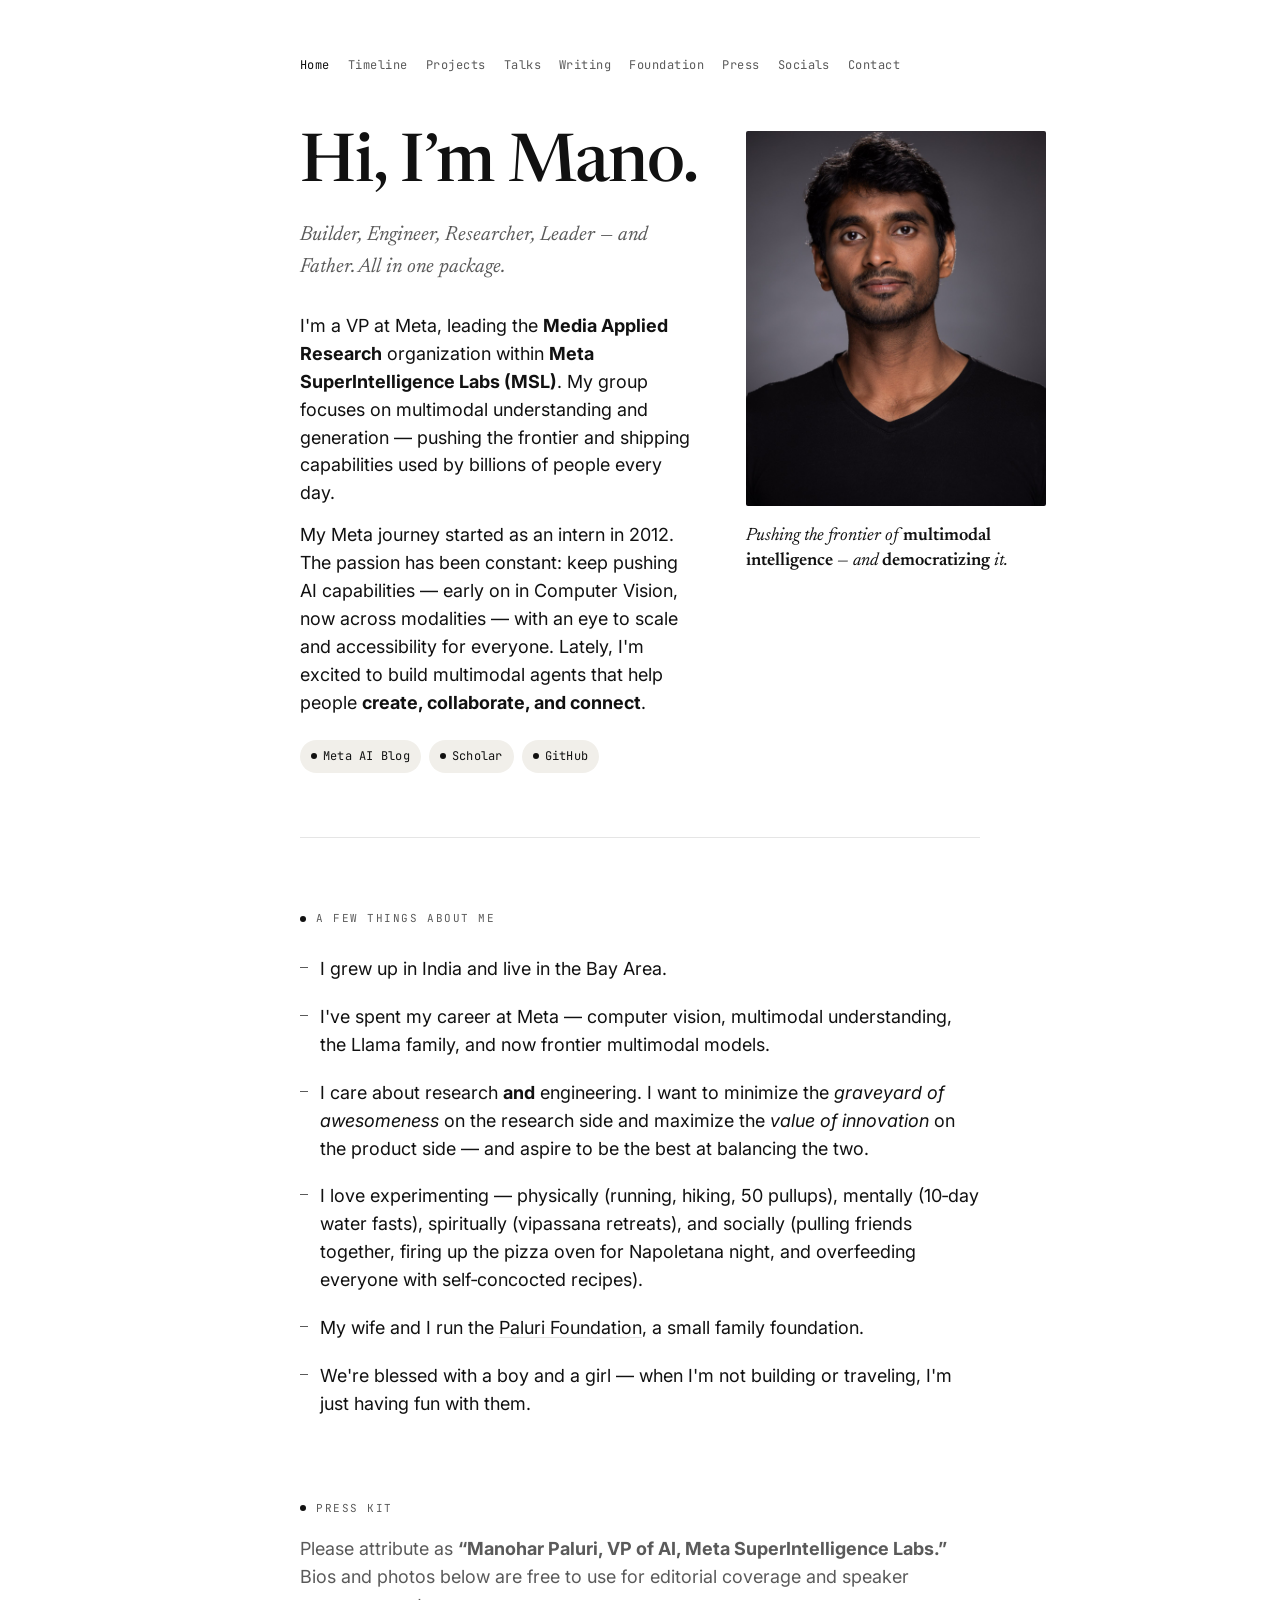
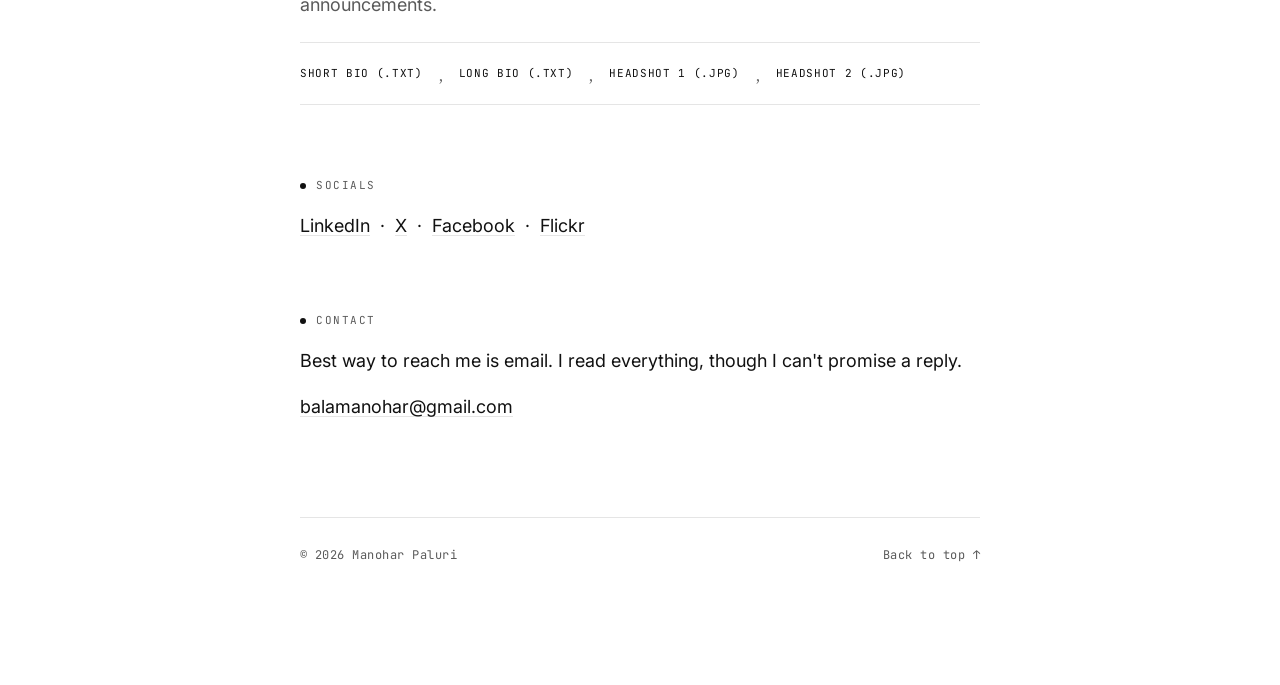
<file: index.html>
<!doctype html>
<html lang="en">
<head>
<meta charset="utf-8" />
<meta name="viewport" content="width=device-width,initial-scale=1" />
<title>Manohar Paluri</title>
<link rel="preconnect" href="https://fonts.googleapis.com" />
<link rel="preconnect" href="https://fonts.gstatic.com" crossorigin />
<link href="https://fonts.googleapis.com/css2?family=Newsreader:ital,opsz,wght@0,6..72,400;0,6..72,500;0,6..72,600;1,6..72,400&family=Inter:wght@400;500;600&family=JetBrains+Mono:wght@400;500&display=swap" rel="stylesheet" />
<link rel="stylesheet" href="styles.css?v=2" />
</head>
<body>

<div class="page">

  <!-- TOP BAR -->
  <div class="topbar">
    <nav>
      <span aria-current="page">Home</span>
      <a href="/timeline/">Timeline</a>
      <a href="/projects/">Projects</a>
      <a href="/talks/">Talks</a>
      <a href="/writing/">Writing</a>
      <a href="/foundation/">Foundation</a>
      <a href="#presskit">Press</a>
      <a href="#socials">Socials</a>
      <a href="#contact">Contact</a>
    </nav>
  </div>

  <!-- HERO -->
  <section class="hero hero-grid" id="hero">
    <div class="hero-copy">
      <h1 style="white-space: nowrap;">Hi, I&rsquo;m Mano.</h1>
      <p class="kicker">Builder, Engineer, Researcher, Leader &mdash; and Father. All in one package.</p>
      <p>
        I'm a VP at Meta, leading the <strong>Media Applied Research</strong> organization within <strong>Meta SuperIntelligence Labs (MSL)</strong>. My group focuses on multimodal understanding and generation &mdash; pushing the frontier and shipping capabilities used by billions of people every day.
      </p>
      <p>
        My Meta journey started as an intern in 2012. The passion has been constant: keep pushing AI capabilities &mdash; early on in Computer Vision, now across modalities &mdash; with an eye to scale and accessibility for everyone. Lately, I'm excited to build multimodal agents that help people <strong>create, collaborate, and connect</strong>.
      </p>
      <div class="meta-row">
        <a class="chip" href="https://ai.meta.com/blog/"><span class="dot"></span>Meta&nbsp;AI&nbsp;Blog</a>
        <a class="chip" href="https://scholar.google.com/citations?user=TV9sa6QAAAAJ&hl=en&oi=ao"><span class="dot"></span>Scholar</a>
        <a class="chip" href="https://github.com/mpaluri"><span class="dot"></span>GitHub</a>
      </div>
    </div>
    <div class="portrait-col">
      <div class="portrait">
        <img src="assets/portrait.jpg" alt="Manohar Paluri portrait" />
      </div>
      <p class="portrait-caption">Pushing the frontier of <strong>multimodal intelligence</strong> &mdash; and <strong>democratizing</strong> it.</p>
    </div>
  </section>

  <hr class="rule" />

  <!-- ABOUT -->
  <section class="section measure" id="about">
    <p class="section-label">A few things about me</p>
    <ul class="bullets">
      <li>I grew up in India and live in the Bay Area.</li>
      <li>I've spent my career at Meta &mdash; computer vision, multimodal understanding, the Llama family, and now frontier multimodal models.</li>
      <li>I care about research <strong>and</strong> engineering. I want to minimize the <em>graveyard of awesomeness</em> on the research side and maximize the <em>value of innovation</em> on the product side &mdash; and aspire to be the best at balancing the two.</li>
      <li>I love experimenting &mdash; physically (running, hiking, 50 pullups), mentally (10&#8209;day water fasts), spiritually (vipassana retreats), and socially (pulling friends together, firing up the pizza oven for Napoletana night, and overfeeding everyone with self&#8209;concocted recipes).</li>
      <li>My wife and I run the <a href="/foundation/">Paluri Foundation</a>, a small family foundation.</li>
      <li>We're blessed with a boy and a girl &mdash; when I'm not building or traveling, I'm just having fun with them.</li>
    </ul>
  </section>

  <!-- PRESS KIT -->
  <section class="section measure" id="presskit">
    <p class="section-label">Press kit</p>
    <p class="press-note">Please attribute as <strong>&ldquo;Manohar Paluri, VP of AI, Meta SuperIntelligence Labs.&rdquo;</strong> Bios and photos below are free to use for editorial coverage and speaker announcements.</p>

    <p class="press-links">
      <a class="bio-dl" href="assets/press/bio-short.txt" download>Short bio (.txt)</a>
      <a class="bio-dl" href="assets/press/bio-long.txt" download>Long bio (.txt)</a>
      <a class="bio-dl" href="assets/press/headshot-smile-black.jpg" download>Headshot 1 (.jpg)</a>
      <a class="bio-dl" href="assets/press/headshot-blue-shirt.jpg" download>Headshot 2 (.jpg)</a>
    </p>
  </section>

  <!-- SOCIALS -->
  <section class="section measure" id="socials">
    <p class="section-label">Socials</p>
    <p>
      <a href="https://www.linkedin.com/in/balamanohar/">LinkedIn</a>
      &nbsp;·&nbsp;
      <a href="https://x.com/manohar_paluri">X</a>
      &nbsp;·&nbsp;
      <a href="http://facebook.com/manohar.paluri">Facebook</a>
      &nbsp;·&nbsp;
      <a href="http://www.flickr.com/photos/manoharpaluri/">Flickr</a>
    </p>
  </section>

  <!-- CONTACT -->
  <section class="section measure" id="contact">
    <p class="section-label">Contact</p>
    <p>
      Best way to reach me is email. I read everything, though I can't promise a reply.
    </p>
    <p>
      <a href="mailto:balamanohar@gmail.com">balamanohar@gmail.com</a>
    </p>
  </section>

  <footer>
    <div>© <span id="year"></span> Manohar Paluri</div>
    <div><a href="#hero">Back to top &uarr;</a></div>
  </footer>

</div>

<!-- TWEAKS -->
<div class="tweaks" id="tweaks">
  <h4>Tweaks</h4>
  <div class="label">Theme</div>
  <div class="row" data-tweak="theme">
    <button data-val="warm">Warm</button>
    <button data-val="paper">Paper</button>
    <button data-val="green">Deep green</button>
  </div>
  <div class="label">Display font</div>
  <div class="row" data-tweak="font">
    <button data-val="serif">Serif</button>
    <button data-val="sans">Sans</button>
    <button data-val="mono">Mono</button>
  </div>
  <div class="label">Accent</div>
  <div class="row" data-tweak="accent">
    <button data-val="green" style="color:#1f4d3a">● green</button>
    <button data-val="rust"  style="color:#a23d1a">● rust</button>
    <button data-val="indigo" style="color:#2a3a8c">● indigo</button>
    <button data-val="ink"  style="color:#111">● ink</button>
  </div>
</div>

<script>
  document.getElementById('year').textContent = new Date().getFullYear();

  const TWEAK_DEFAULTS = /*EDITMODE-BEGIN*/{
    "theme": "paper",
    "font": "serif",
    "accent": "ink"
  }/*EDITMODE-END*/;

  const ACCENTS = {
    green:  { a: "#1f4d3a", soft: "#d7e3dc" },
    rust:   { a: "#a23d1a", soft: "#f1dccf" },
    indigo: { a: "#2a3a8c", soft: "#dde0f0" },
    ink:    { a: "#111111", soft: "#e6e6e6" }
  };
  const ACCENTS_DARK = {
    green:  { a: "#8ad1a7", soft: "#18291f" },
    rust:   { a: "#f0a079", soft: "#2a1a12" },
    indigo: { a: "#a4b0f0", soft: "#161a2e" },
    ink:    { a: "#e8e0cf", soft: "#1a1a1a" }
  };

  const state = { ...TWEAK_DEFAULTS };
  function apply() {
    const html = document.documentElement;
    html.dataset.theme = state.theme;
    html.dataset.font = state.font;
    const palette = state.theme === "green" ? ACCENTS_DARK[state.accent] : ACCENTS[state.accent];
    html.style.setProperty('--accent', palette.a);
    html.style.setProperty('--accent-soft', palette.soft);
    document.querySelectorAll('.tweaks .row').forEach(row => {
      const key = row.dataset.tweak;
      row.querySelectorAll('button').forEach(btn => {
        btn.setAttribute('aria-pressed', String(btn.dataset.val === state[key]));
      });
    });
  }
  document.querySelectorAll('.tweaks .row').forEach(row => {
    const key = row.dataset.tweak;
    row.querySelectorAll('button').forEach(btn => {
      btn.addEventListener('click', () => {
        state[key] = btn.dataset.val;
        apply();
        try { window.parent.postMessage({ type: '__edit_mode_set_keys', edits: { [key]: btn.dataset.val } }, '*'); } catch {}
      });
    });
  });
  apply();
  window.addEventListener('message', (e) => {
    const t = e.data && e.data.type;
    if (t === '__activate_edit_mode') document.getElementById('tweaks').setAttribute('data-open', 'true');
    else if (t === '__deactivate_edit_mode') document.getElementById('tweaks').setAttribute('data-open', 'false');
  });
  try { window.parent.postMessage({ type: '__edit_mode_available' }, '*'); } catch {}
</script>

</body>
</html>
</file>
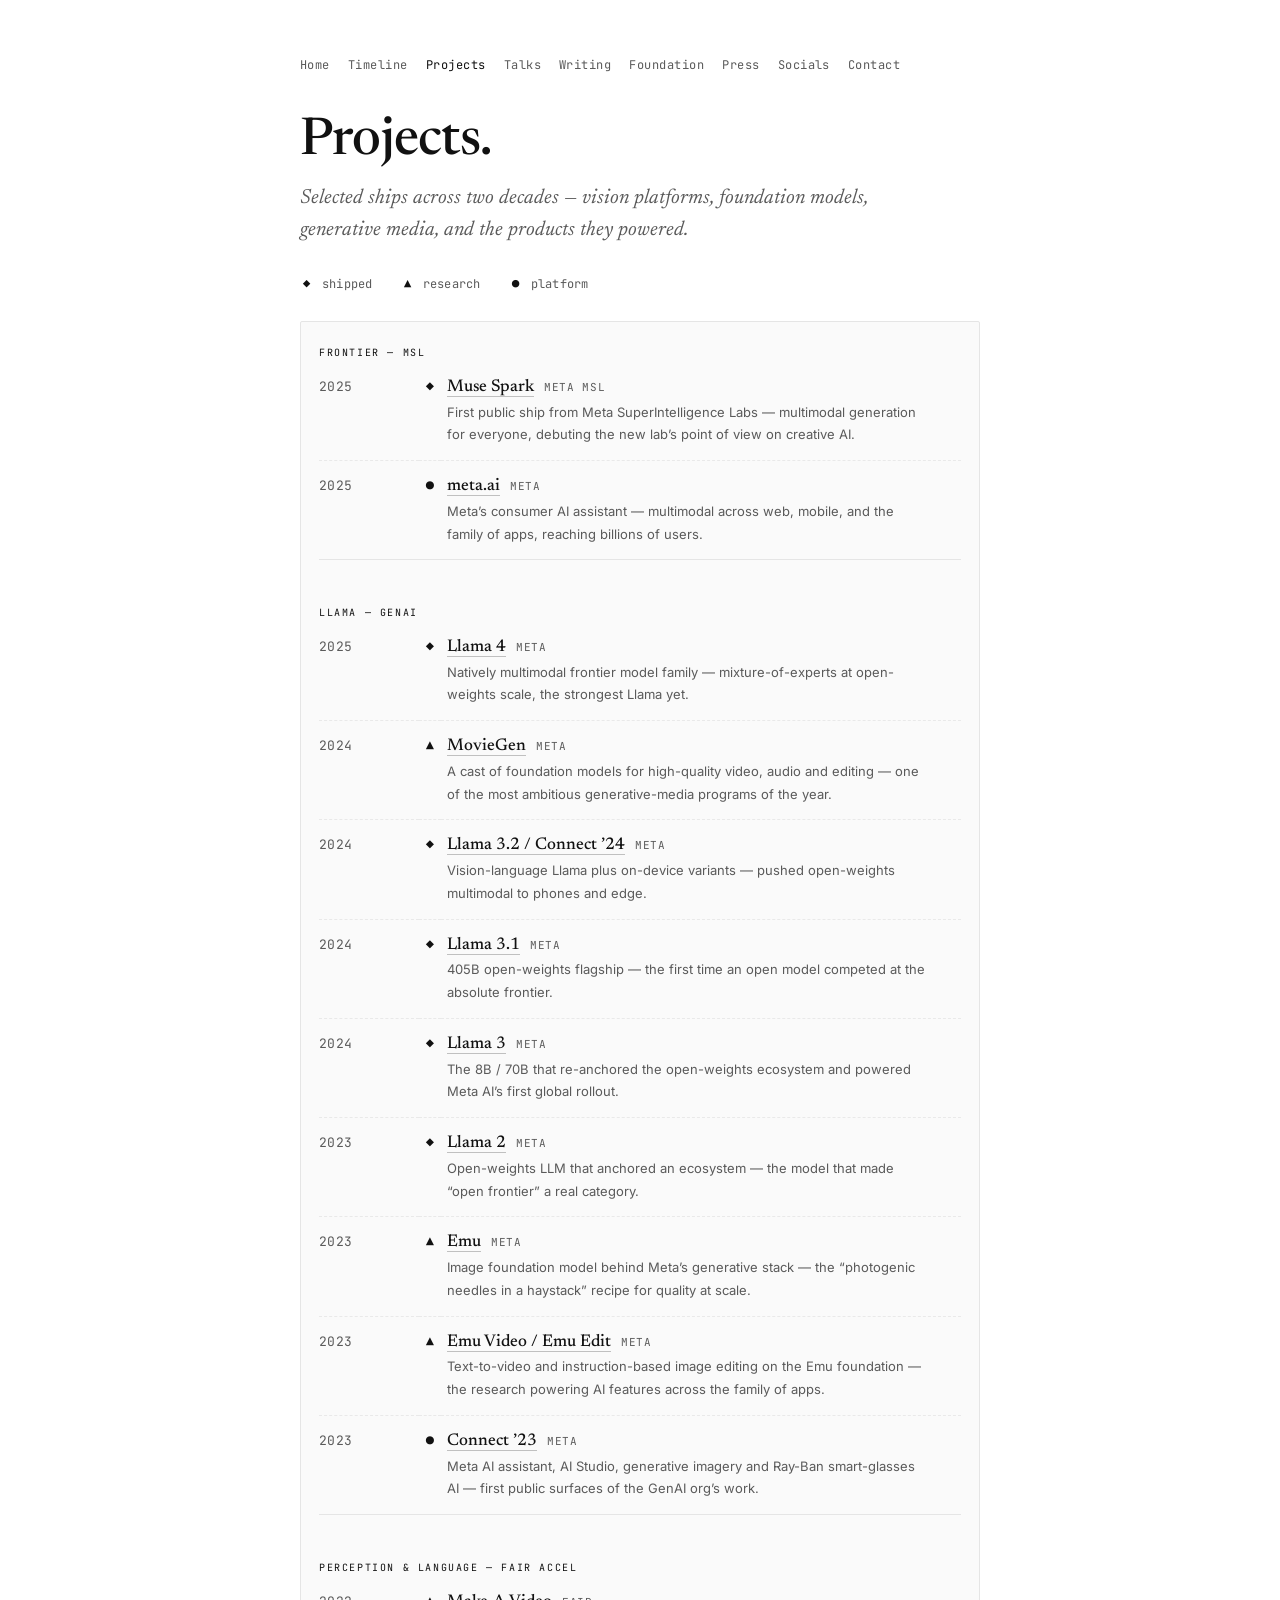
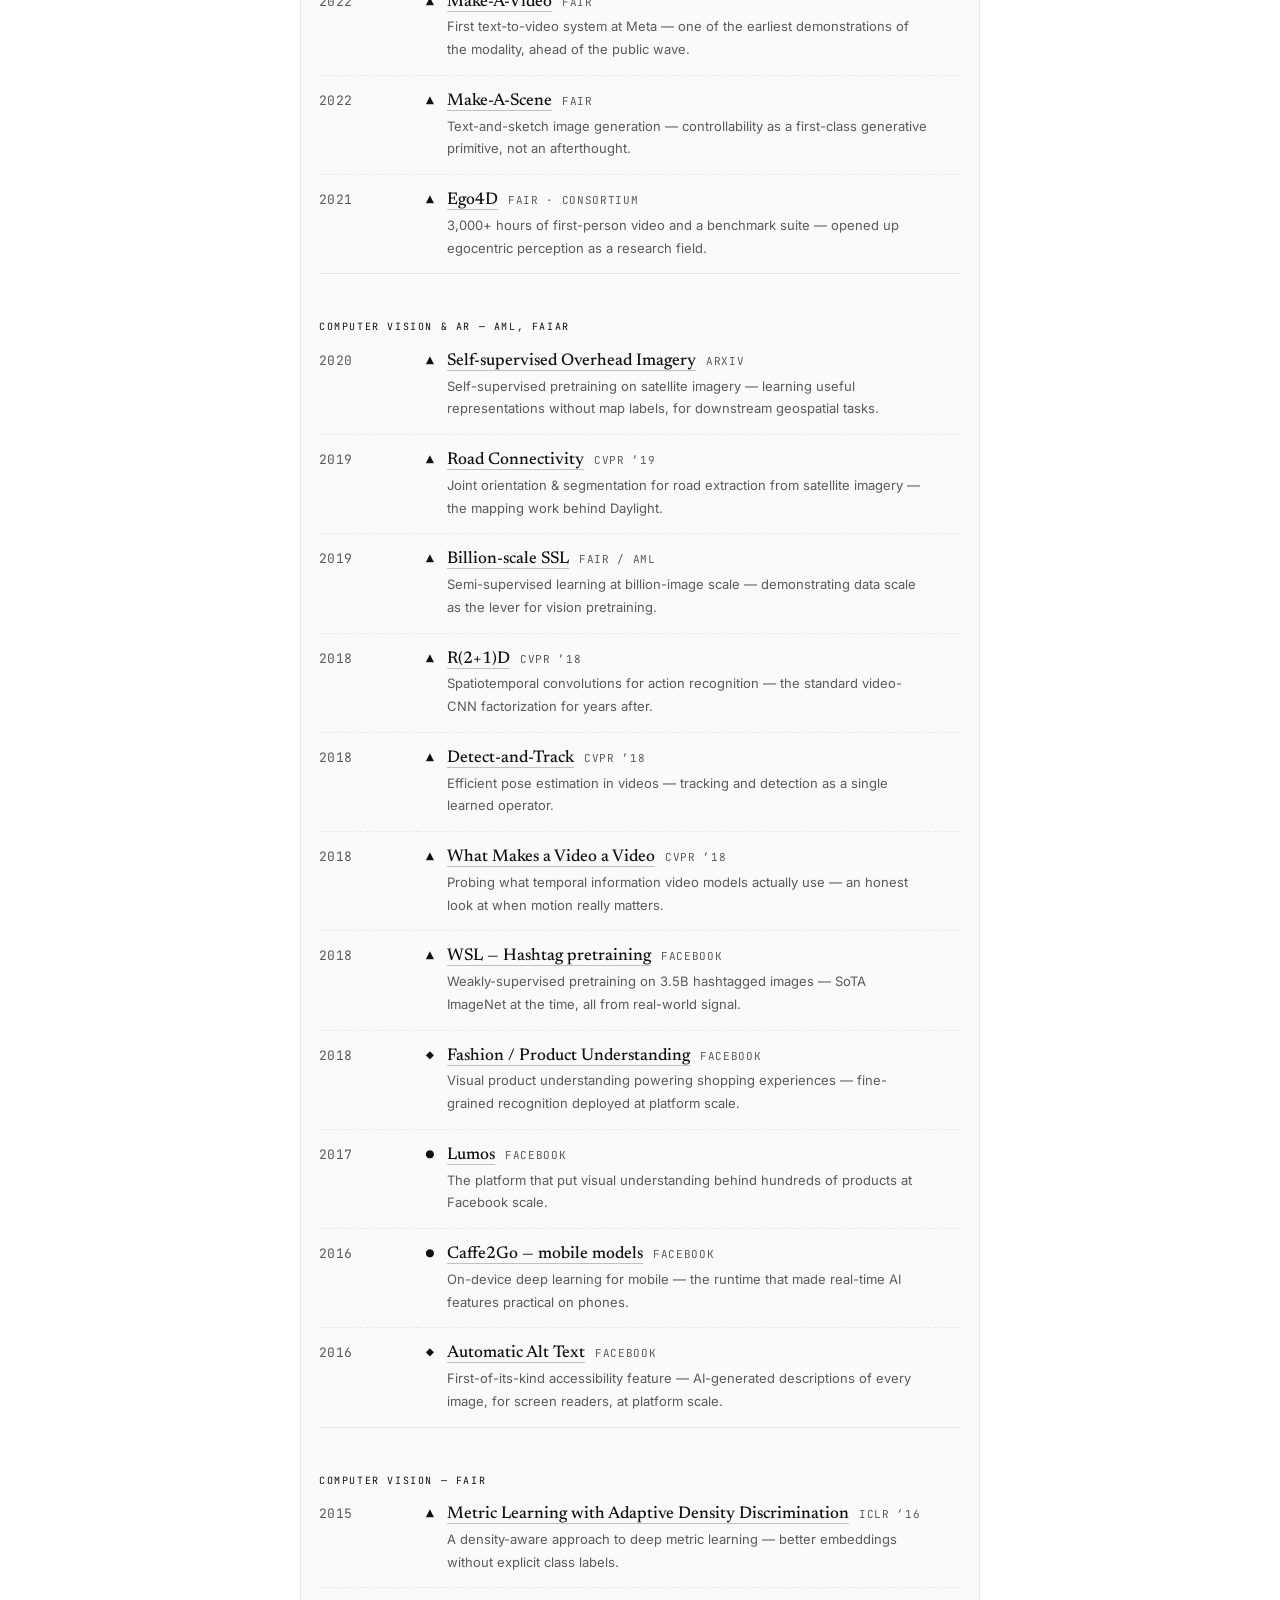
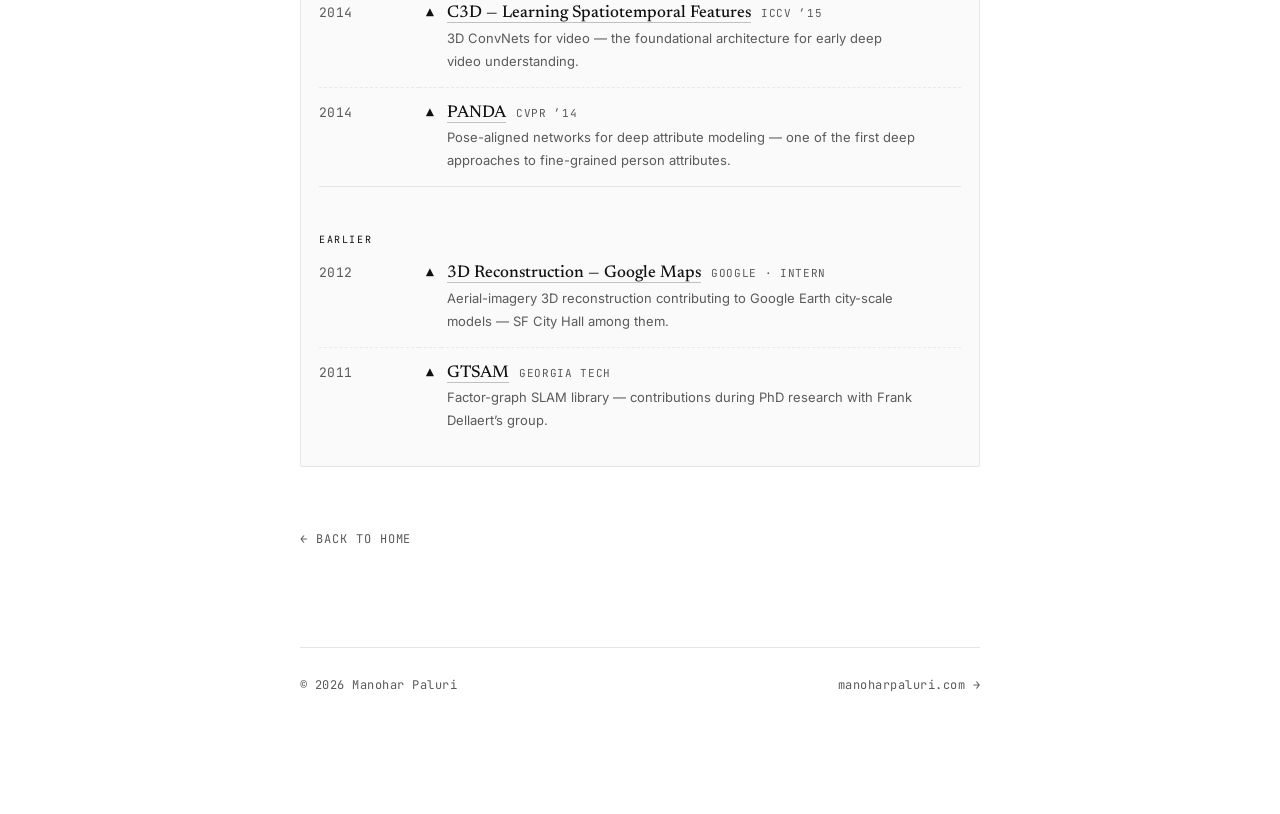
<file: projects/index.html>
<!doctype html>
<html lang="en">
<head>
<meta charset="utf-8" />
<meta name="viewport" content="width=device-width,initial-scale=1" />
<title>Projects — Manohar Paluri</title>
<link rel="preconnect" href="https://fonts.googleapis.com" />
<link rel="preconnect" href="https://fonts.gstatic.com" crossorigin />
<link href="https://fonts.googleapis.com/css2?family=Newsreader:ital,opsz,wght@0,6..72,400;0,6..72,500;0,6..72,600;1,6..72,400&family=Inter:wght@400;500;600&family=JetBrains+Mono:wght@400;500;600&display=swap" rel="stylesheet" />
<link rel="stylesheet" href="../styles.css?v=2" />
<style>
  /* ---- Projects-specific styles (mirrors Timeline punch-card) ---- */
  .pj-legend {
    display: flex; flex-wrap: wrap; gap: 18px 28px;
    font-family: var(--font-mono); font-size: 12px;
    color: var(--ink-soft); letter-spacing: 0.02em;
    margin: 4px 0 28px;
  }
  .pj-legend span { display: inline-flex; align-items: baseline; gap: 8px; }
  .pj-legend .glyph {
    color: var(--accent); font-weight: 600;
    width: 14px; display: inline-block; text-align: center;
  }

  .projects {
    font-family: var(--font-mono);
    font-size: 13px;
    line-height: 1.75;
    overflow-x: auto;
    padding: 20px 18px;
    border: 1px solid var(--rule);
    border-radius: 2px;
    background: color-mix(in oklab, var(--accent-soft) 18%, var(--paper));
  }
  .projects table { border-collapse: collapse; width: 100%; min-width: 560px; }
  .projects td {
    padding: 4px 0;
    vertical-align: baseline;
  }
  .projects tr.proj + tr.proj td {
    border-top: 1px dashed color-mix(in oklab, var(--rule) 80%, transparent);
    padding-top: 14px;
  }
  .projects tr.proj td { padding-bottom: 14px; }
  .projects .yr {
    color: var(--ink-soft);
    width: 100px;
    font-variant-numeric: tabular-nums;
    letter-spacing: 0.02em;
    padding-right: 12px;
    white-space: nowrap;
  }
  .projects .glyph {
    width: 22px; text-align: center;
    color: var(--accent); font-weight: 600;
  }
  .projects .evt {
    color: var(--ink);
    padding-left: 6px;
  }
  .projects .evt .name {
    font-family: var(--font-display);
    font-size: 17px;
    font-weight: 500;
    color: var(--ink);
    line-height: 1.25;
  }
  .projects .evt .name a { text-decoration: none; color: var(--ink); border-bottom: 1px solid color-mix(in oklab, var(--ink) 25%, transparent); }
  .projects .evt .name a:hover { color: var(--accent); border-color: var(--accent); }
  .projects .evt .sub {
    display: block;
    font-family: var(--font-ui);
    font-size: 13px;
    color: var(--ink-soft);
    margin-top: 2px;
    max-width: 60ch;
    text-wrap: pretty;
  }
  .projects .evt .links {
    display: block;
    font-family: var(--font-mono);
    font-size: 11px;
    letter-spacing: 0.06em;
    text-transform: uppercase;
    color: var(--ink-soft);
    margin-top: 6px;
  }
  .projects .evt .links a { color: var(--accent); text-decoration: none; }
  .projects .evt .links a:hover { text-decoration: underline; }
  .projects .evt .tag {
    color: var(--ink-soft);
    font-family: var(--font-mono);
    font-size: 11px;
    margin-left: 10px;
    letter-spacing: 0.06em;
    text-transform: uppercase;
    white-space: nowrap;
  }
  .projects .era-label {
    font-family: var(--font-mono);
    font-size: 10px;
    letter-spacing: 0.16em;
    text-transform: uppercase;
    color: var(--accent);
    padding: 44px 0 10px;
    border-top: 1px solid var(--rule);
  }
  .projects tr:first-child .era-label {
    padding-top: 2px;
    border-top: 0;
  }
  .projects .row-spacer td { padding: 6px 0; }

  @media (max-width: 640px) {
    .projects { font-size: 11px; }
    .projects .evt .name { font-size: 15px; }
  }
</style>
</head>
<body>

<div class="page">

  <div class="topbar">
    <nav>
      <a href="/">Home</a>
      <a href="/timeline/">Timeline</a>
      <span aria-current="page">Projects</span>
      <a href="/talks/">Talks</a>
      <a href="/writing/">Writing</a>
      <a href="/foundation/">Foundation</a>
      <a href="/#presskit">Press</a>
      <a href="/#socials">Socials</a>
      <a href="/#contact">Contact</a>
    </nav>
  </div>

  <section class="subhero measure">
    <h1>Projects.</h1>
    <p class="lede">Selected ships across two decades &mdash; vision platforms, foundation models, generative media, and the products they powered.</p>
  </section>

  <section class="section measure" style="margin-top: 28px;">
    <div class="pj-legend">
      <span><span class="glyph">◆</span> shipped</span>
      <span><span class="glyph">▲</span> research</span>
      <span><span class="glyph">●</span> platform</span>
    </div>

    <div class="projects" aria-label="Selected projects">
<table>
  <tr><td class="era-label" colspan="3">Frontier &mdash; MSL</td></tr>

  <tr class="proj"><td class="yr">2025</td><td class="glyph">◆</td><td class="evt">
    <span class="name"><a href="https://ai.meta.com/blog/introducing-muse-spark-msl/">Muse Spark</a></span><span class="tag">Meta MSL</span>
    <span class="sub">First public ship from Meta SuperIntelligence Labs &mdash; multimodal generation for everyone, debuting the new lab&rsquo;s point of view on creative AI.</span>
  </td></tr>
  <tr class="proj"><td class="yr">2025</td><td class="glyph">●</td><td class="evt">
    <span class="name"><a href="https://meta.ai">meta.ai</a></span><span class="tag">Meta</span>
    <span class="sub">Meta&rsquo;s consumer AI assistant &mdash; multimodal across web, mobile, and the family of apps, reaching billions of users.</span>
  </td></tr>

  <tr><td class="era-label" colspan="3">Llama &mdash; GenAI</td></tr>

  <tr class="proj"><td class="yr">2025</td><td class="glyph">◆</td><td class="evt">
    <span class="name"><a href="https://ai.meta.com/blog/llama-4-multimodal-intelligence/">Llama 4</a></span><span class="tag">Meta</span>
    <span class="sub">Natively multimodal frontier model family &mdash; mixture-of-experts at open-weights scale, the strongest Llama yet.</span>
  </td></tr>
  <tr class="proj"><td class="yr">2024</td><td class="glyph">▲</td><td class="evt">
    <span class="name"><a href="https://ai.meta.com/research/movie-gen/">MovieGen</a></span><span class="tag">Meta</span>
    <span class="sub">A cast of foundation models for high-quality video, audio and editing &mdash; one of the most ambitious generative-media programs of the year.</span>
  </td></tr>
  <tr class="proj"><td class="yr">2024</td><td class="glyph">◆</td><td class="evt">
    <span class="name"><a href="https://ai.meta.com/blog/llama-3-2-connect-2024-vision-edge-mobile-devices/">Llama 3.2 / Connect &rsquo;24</a></span><span class="tag">Meta</span>
    <span class="sub">Vision-language Llama plus on-device variants &mdash; pushed open-weights multimodal to phones and edge.</span>
  </td></tr>
  <tr class="proj"><td class="yr">2024</td><td class="glyph">◆</td><td class="evt">
    <span class="name"><a href="https://ai.meta.com/blog/meta-llama-3-1/">Llama 3.1</a></span><span class="tag">Meta</span>
    <span class="sub">405B open-weights flagship &mdash; the first time an open model competed at the absolute frontier.</span>
  </td></tr>
  <tr class="proj"><td class="yr">2024</td><td class="glyph">◆</td><td class="evt">
    <span class="name"><a href="https://ai.meta.com/blog/meta-llama-3/">Llama 3</a></span><span class="tag">Meta</span>
    <span class="sub">The 8B / 70B that re-anchored the open-weights ecosystem and powered Meta AI&rsquo;s first global rollout.</span>
  </td></tr>
  <tr class="proj"><td class="yr">2023</td><td class="glyph">◆</td><td class="evt">
    <span class="name"><a href="https://ai.meta.com/blog/llama-2/">Llama 2</a></span><span class="tag">Meta</span>
    <span class="sub">Open-weights LLM that anchored an ecosystem &mdash; the model that made &ldquo;open frontier&rdquo; a real category.</span>
  </td></tr>
  <tr class="proj"><td class="yr">2023</td><td class="glyph">▲</td><td class="evt">
    <span class="name"><a href="https://ai.meta.com/research/publications/emu-enhancing-image-generation-models-using-photogenic-needles-in-a-haystack/">Emu</a></span><span class="tag">Meta</span>
    <span class="sub">Image foundation model behind Meta&rsquo;s generative stack &mdash; the &ldquo;photogenic needles in a haystack&rdquo; recipe for quality at scale.</span>
  </td></tr>
  <tr class="proj"><td class="yr">2023</td><td class="glyph">▲</td><td class="evt">
    <span class="name"><a href="https://ai.meta.com/blog/emu-text-to-video-generation-image-editing-research/">Emu Video / Emu Edit</a></span><span class="tag">Meta</span>
    <span class="sub">Text-to-video and instruction-based image editing on the Emu foundation &mdash; the research powering AI features across the family of apps.</span>
  </td></tr>
  <tr class="proj"><td class="yr">2023</td><td class="glyph">●</td><td class="evt">
    <span class="name"><a href="https://www.meta.com/blog/connect-2023-quest-3-ai-ray-ban-smart-glasses-metaverse/">Connect &rsquo;23</a></span><span class="tag">Meta</span>
    <span class="sub">Meta AI assistant, AI Studio, generative imagery and Ray-Ban smart-glasses AI &mdash; first public surfaces of the GenAI org&rsquo;s work.</span>
  </td></tr>

  <tr><td class="era-label" colspan="3">Perception &amp; Language &mdash; FAIR Accel</td></tr>

  <tr class="proj"><td class="yr">2022</td><td class="glyph">▲</td><td class="evt">
    <span class="name"><a href="https://ai.meta.com/blog/generative-ai-text-to-video/">Make-A-Video</a></span><span class="tag">FAIR</span>
    <span class="sub">First text-to-video system at Meta &mdash; one of the earliest demonstrations of the modality, ahead of the public wave.</span>
  </td></tr>
  <tr class="proj"><td class="yr">2022</td><td class="glyph">▲</td><td class="evt">
    <span class="name"><a href="https://ai.meta.com/blog/greater-creative-control-for-ai-image-generation/">Make-A-Scene</a></span><span class="tag">FAIR</span>
    <span class="sub">Text-and-sketch image generation &mdash; controllability as a first-class generative primitive, not an afterthought.</span>
  </td></tr>
  <tr class="proj"><td class="yr">2021</td><td class="glyph">▲</td><td class="evt">
    <span class="name"><a href="https://ai.meta.com/research/publications/ego4d-unscripted-first-person-video-from-around-the-world-and-a-benchmark-suite-for-egocentric-perception/">Ego4D</a></span><span class="tag">FAIR &middot; consortium</span>
    <span class="sub">3,000+ hours of first-person video and a benchmark suite &mdash; opened up egocentric perception as a research field.</span>
  </td></tr>

  <tr><td class="era-label" colspan="3">Computer Vision &amp; AR &mdash; AML, FAIAR</td></tr>

  <tr class="proj"><td class="yr">2020</td><td class="glyph">▲</td><td class="evt">
    <span class="name"><a href="https://arxiv.org/abs/2002.02091">Self-supervised Overhead Imagery</a></span><span class="tag">arXiv</span>
    <span class="sub">Self-supervised pretraining on satellite imagery &mdash; learning useful representations without map labels, for downstream geospatial tasks.</span>
  </td></tr>
  <tr class="proj"><td class="yr">2019</td><td class="glyph">▲</td><td class="evt">
    <span class="name"><a href="https://openaccess.thecvf.com/content_CVPR_2019/papers/Batra_Improved_Road_Connectivity_by_Joint_Learning_of_Orientation_and_Segmentation_CVPR_2019_paper.pdf">Road Connectivity</a></span><span class="tag">CVPR &rsquo;19</span>
    <span class="sub">Joint orientation &amp; segmentation for road extraction from satellite imagery &mdash; the mapping work behind Daylight.</span>
  </td></tr>
  <tr class="proj"><td class="yr">2019</td><td class="glyph">▲</td><td class="evt">
    <span class="name"><a href="https://arxiv.org/abs/1905.00546">Billion-scale SSL</a></span><span class="tag">FAIR / AML</span>
    <span class="sub">Semi-supervised learning at billion-image scale &mdash; demonstrating data scale as the lever for vision pretraining.</span>
  </td></tr>
  <tr class="proj"><td class="yr">2018</td><td class="glyph">▲</td><td class="evt">
    <span class="name"><a href="https://openaccess.thecvf.com/content_cvpr_2018/papers/Tran_A_Closer_Look_CVPR_2018_paper.pdf">R(2+1)D</a></span><span class="tag">CVPR &rsquo;18</span>
    <span class="sub">Spatiotemporal convolutions for action recognition &mdash; the standard video-CNN factorization for years after.</span>
  </td></tr>
  <tr class="proj"><td class="yr">2018</td><td class="glyph">▲</td><td class="evt">
    <span class="name"><a href="https://openaccess.thecvf.com/content_cvpr_2018/papers/Girdhar_Detect-and-Track_Efficient_Pose_CVPR_2018_paper.pdf">Detect-and-Track</a></span><span class="tag">CVPR &rsquo;18</span>
    <span class="sub">Efficient pose estimation in videos &mdash; tracking and detection as a single learned operator.</span>
  </td></tr>
  <tr class="proj"><td class="yr">2018</td><td class="glyph">▲</td><td class="evt">
    <span class="name"><a href="https://openaccess.thecvf.com/content_cvpr_2018/papers/Huang_What_Makes_a_CVPR_2018_paper.pdf">What Makes a Video a Video</a></span><span class="tag">CVPR &rsquo;18</span>
    <span class="sub">Probing what temporal information video models actually use &mdash; an honest look at when motion really matters.</span>
  </td></tr>
  <tr class="proj"><td class="yr">2018</td><td class="glyph">▲</td><td class="evt">
    <span class="name"><a href="https://engineering.fb.com/2018/05/02/ml-applications/advancing-state-of-the-art-image-recognition-with-deep-learning-on-hashtags/">WSL &mdash; Hashtag pretraining</a></span><span class="tag">Facebook</span>
    <span class="sub">Weakly-supervised pretraining on 3.5B hashtagged images &mdash; SoTA ImageNet at the time, all from real-world signal.</span>
  </td></tr>
  <tr class="proj"><td class="yr">2018</td><td class="glyph">◆</td><td class="evt">
    <span class="name"><a href="https://ai.meta.com/blog/powered-by-ai-advancing-product-understanding-and-building-new-shopping-experiences/">Fashion / Product Understanding</a></span><span class="tag">Facebook</span>
    <span class="sub">Visual product understanding powering shopping experiences &mdash; fine-grained recognition deployed at platform scale.</span>
  </td></tr>
  <tr class="proj"><td class="yr">2017</td><td class="glyph">●</td><td class="evt">
    <span class="name"><a href="https://engineering.fb.com/2017/02/02/ml-applications/building-scalable-systems-to-understand-content/">Lumos</a></span><span class="tag">Facebook</span>
    <span class="sub">The platform that put visual understanding behind hundreds of products at Facebook scale.</span>
  </td></tr>
  <tr class="proj"><td class="yr">2016</td><td class="glyph">●</td><td class="evt">
    <span class="name"><a href="https://engineering.fb.com/2016/11/08/android/delivering-real-time-ai-in-the-palm-of-your-hand/">Caffe2Go &mdash; mobile models</a></span><span class="tag">Facebook</span>
    <span class="sub">On-device deep learning for mobile &mdash; the runtime that made real-time AI features practical on phones.</span>
  </td></tr>
  <tr class="proj"><td class="yr">2016</td><td class="glyph">◆</td><td class="evt">
    <span class="name"><a href="https://engineering.fb.com/2016/04/04/ios/under-the-hood-building-accessibility-tools-for-the-visually-impaired-on-facebook/">Automatic Alt Text</a></span><span class="tag">Facebook</span>
    <span class="sub">First-of-its-kind accessibility feature &mdash; AI-generated descriptions of every image, for screen readers, at platform scale.</span>
  </td></tr>

  <tr><td class="era-label" colspan="3">Computer Vision &mdash; FAIR</td></tr>

  <tr class="proj"><td class="yr">2015</td><td class="glyph">▲</td><td class="evt">
    <span class="name"><a href="https://arxiv.org/abs/1511.05939">Metric Learning with Adaptive Density Discrimination</a></span><span class="tag">ICLR &rsquo;16</span>
    <span class="sub">A density-aware approach to deep metric learning &mdash; better embeddings without explicit class labels.</span>
  </td></tr>
  <tr class="proj"><td class="yr">2014</td><td class="glyph">▲</td><td class="evt">
    <span class="name"><a href="https://arxiv.org/abs/1412.0767">C3D &mdash; Learning Spatiotemporal Features</a></span><span class="tag">ICCV &rsquo;15</span>
    <span class="sub">3D ConvNets for video &mdash; the foundational architecture for early deep video understanding.</span>
  </td></tr>
  <tr class="proj"><td class="yr">2014</td><td class="glyph">▲</td><td class="evt">
    <span class="name"><a href="https://openaccess.thecvf.com/content_cvpr_2014/papers/Zhang_PANDA_Pose_Aligned_2014_CVPR_paper.pdf">PANDA</a></span><span class="tag">CVPR &rsquo;14</span>
    <span class="sub">Pose-aligned networks for deep attribute modeling &mdash; one of the first deep approaches to fine-grained person attributes.</span>
  </td></tr>

  <tr><td class="era-label" colspan="3">Earlier</td></tr>

  <tr class="proj"><td class="yr">2012</td><td class="glyph">▲</td><td class="evt">
    <span class="name"><a href="https://earth.google.com/web/search/San+Francisco,+CA+city+hall/@37.7793347,-122.41835173,19.08942682a,270.9680857d,35y,-100.95519415h,52.50053276t,0r/data=CiwiJgokCQhTXDCg5UJAEd5toVK05EJAGZo3jPmbmV7AIV_lxpUwml7AQgIIAToDCgEwQgIIAEoNCP___________wEQAA?hl=en_US">3D Reconstruction &mdash; Google Maps</a></span><span class="tag">Google &middot; intern</span>
    <span class="sub">Aerial-imagery 3D reconstruction contributing to Google Earth city-scale models &mdash; SF City Hall among them.</span>
  </td></tr>
  <tr class="proj"><td class="yr">2011</td><td class="glyph">▲</td><td class="evt">
    <span class="name"><a href="https://gtsam.org/">GTSAM</a></span><span class="tag">Georgia Tech</span>
    <span class="sub">Factor-graph SLAM library &mdash; contributions during PhD research with Frank Dellaert&rsquo;s group.</span>
  </td></tr>
</table>
    </div>

  </section>

  <section class="section measure" style="margin-top: 56px;">
    <a href="/" style="font-family: var(--font-mono); font-size: 12px; letter-spacing: 0.08em; text-transform: uppercase; text-decoration: none; color: var(--ink-soft);">&larr; Back to home</a>
  </section>

  <footer>
    <div>© <span id="year"></span> Manohar Paluri</div>
    <div><a href="/">manoharpaluri.com &rarr;</a></div>
  </footer>

</div>

</div>

<!-- TWEAKS -->
<div class="tweaks" id="tweaks">
  <h4>Tweaks</h4>
  <div class="label">Theme</div>
  <div class="row" data-tweak="theme">
    <button data-val="warm">Warm</button>
    <button data-val="paper">Paper</button>
    <button data-val="green">Deep green</button>
  </div>
  <div class="label">Display font</div>
  <div class="row" data-tweak="font">
    <button data-val="serif">Serif</button>
    <button data-val="sans">Sans</button>
    <button data-val="mono">Mono</button>
  </div>
  <div class="label">Accent</div>
  <div class="row" data-tweak="accent">
    <button data-val="green" style="color:#1f4d3a">● green</button>
    <button data-val="rust"  style="color:#a23d1a">● rust</button>
    <button data-val="indigo" style="color:#2a3a8c">● indigo</button>
    <button data-val="ink"  style="color:#111">● ink</button>
  </div>
</div>

<script>
  document.getElementById('year').textContent = new Date().getFullYear();

  const TWEAK_DEFAULTS = /*EDITMODE-BEGIN*/{
    "theme": "paper",
    "font": "serif",
    "accent": "ink"
  }/*EDITMODE-END*/;

  const ACCENTS = {
    green:  { a: "#1f4d3a", soft: "#d7e3dc" },
    rust:   { a: "#a23d1a", soft: "#f1dccf" },
    indigo: { a: "#2a3a8c", soft: "#dde0f0" },
    ink:    { a: "#111111", soft: "#e6e6e6" }
  };
  const ACCENTS_DARK = {
    green:  { a: "#8ad1a7", soft: "#18291f" },
    rust:   { a: "#f0a079", soft: "#2a1a12" },
    indigo: { a: "#a4b0f0", soft: "#161a2e" },
    ink:    { a: "#e8e0cf", soft: "#1a1a1a" }
  };

  const state = { ...TWEAK_DEFAULTS };
  function apply() {
    const html = document.documentElement;
    html.dataset.theme = state.theme;
    html.dataset.font = state.font;
    const palette = state.theme === "green" ? ACCENTS_DARK[state.accent] : ACCENTS[state.accent];
    html.style.setProperty('--accent', palette.a);
    html.style.setProperty('--accent-soft', palette.soft);
    document.querySelectorAll('.tweaks .row').forEach(row => {
      const key = row.dataset.tweak;
      row.querySelectorAll('button').forEach(btn => {
        btn.setAttribute('aria-pressed', String(btn.dataset.val === state[key]));
      });
    });
  }
  document.querySelectorAll('.tweaks .row').forEach(row => {
    const key = row.dataset.tweak;
    row.querySelectorAll('button').forEach(btn => {
      btn.addEventListener('click', () => {
        state[key] = btn.dataset.val;
        apply();
        try { window.parent.postMessage({ type: '__edit_mode_set_keys', edits: { [key]: btn.dataset.val } }, '*'); } catch {}
      });
    });
  });
  apply();
  window.addEventListener('message', (e) => {
    const t = e.data && e.data.type;
    if (t === '__activate_edit_mode') document.getElementById('tweaks').setAttribute('data-open', 'true');
    else if (t === '__deactivate_edit_mode') document.getElementById('tweaks').setAttribute('data-open', 'false');
  });
  try { window.parent.postMessage({ type: '__edit_mode_available' }, '*'); } catch {}
</script>
</body>
</html>
</file>
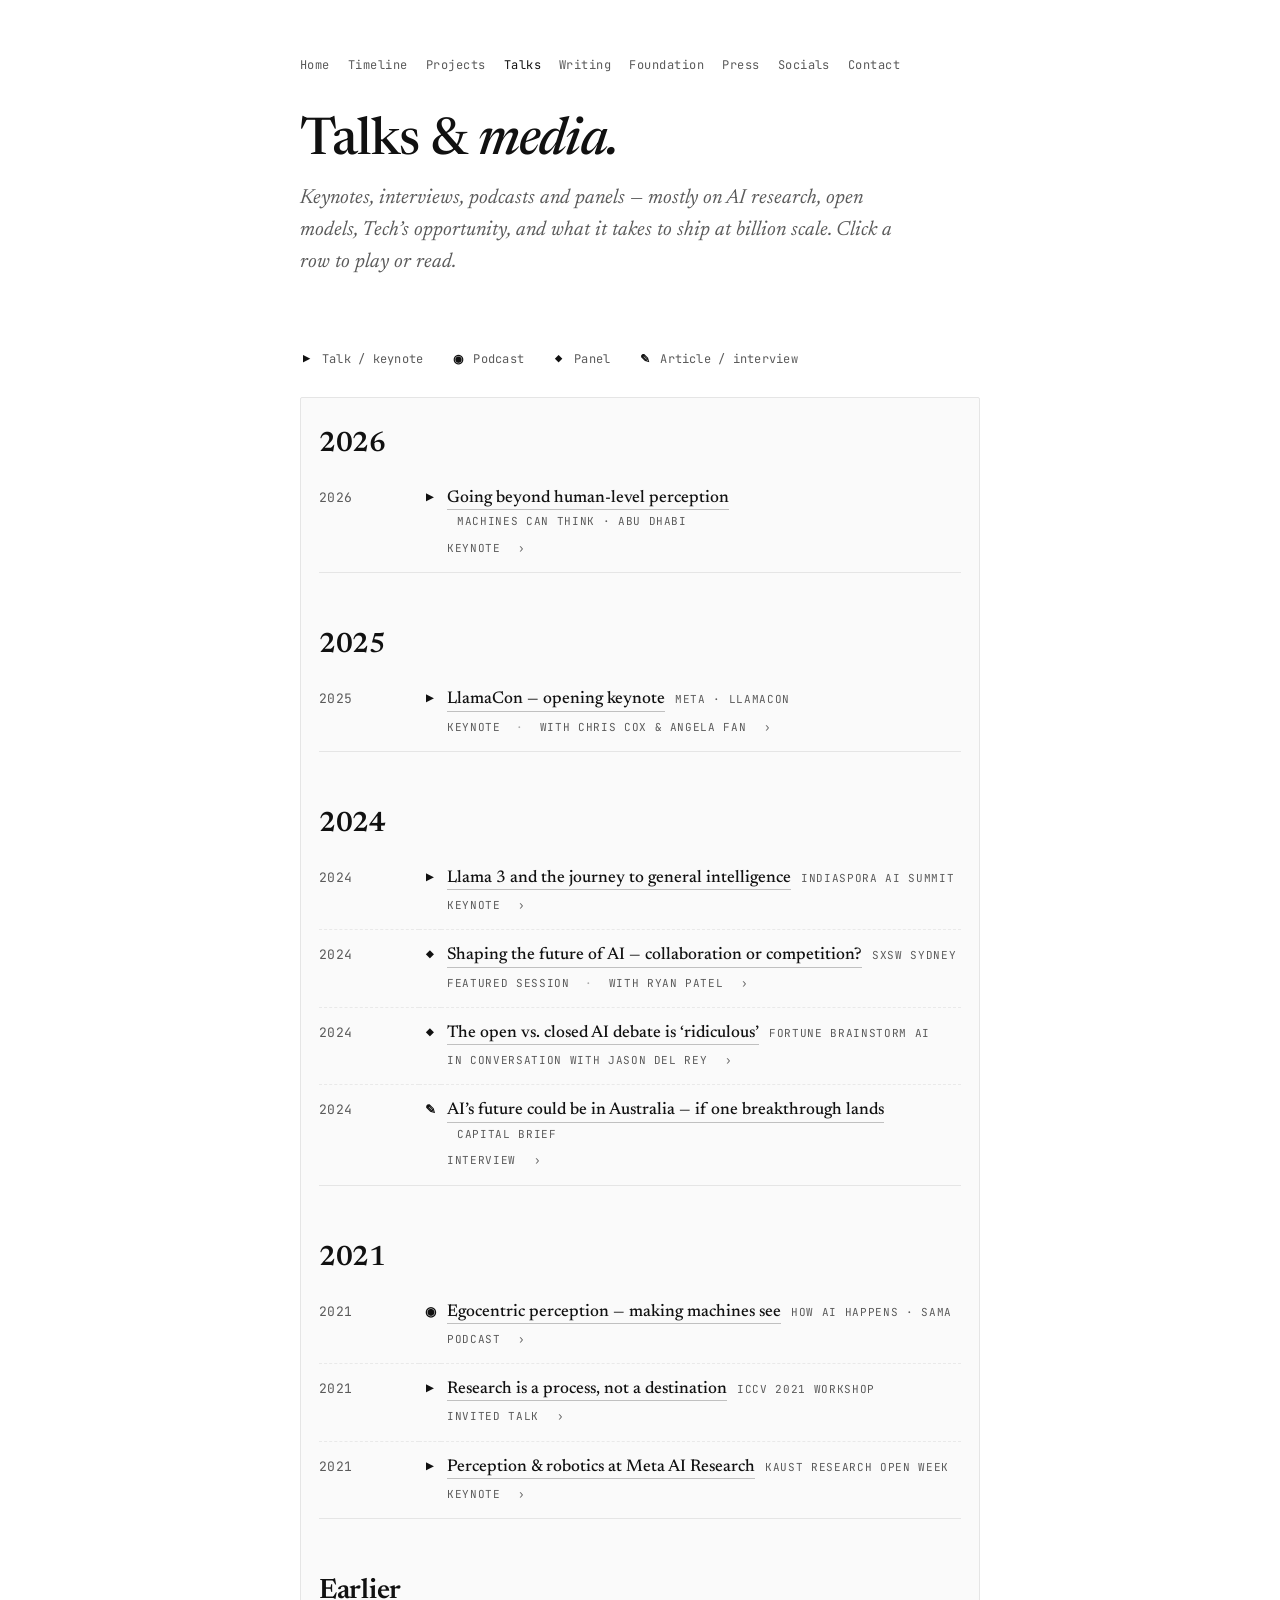
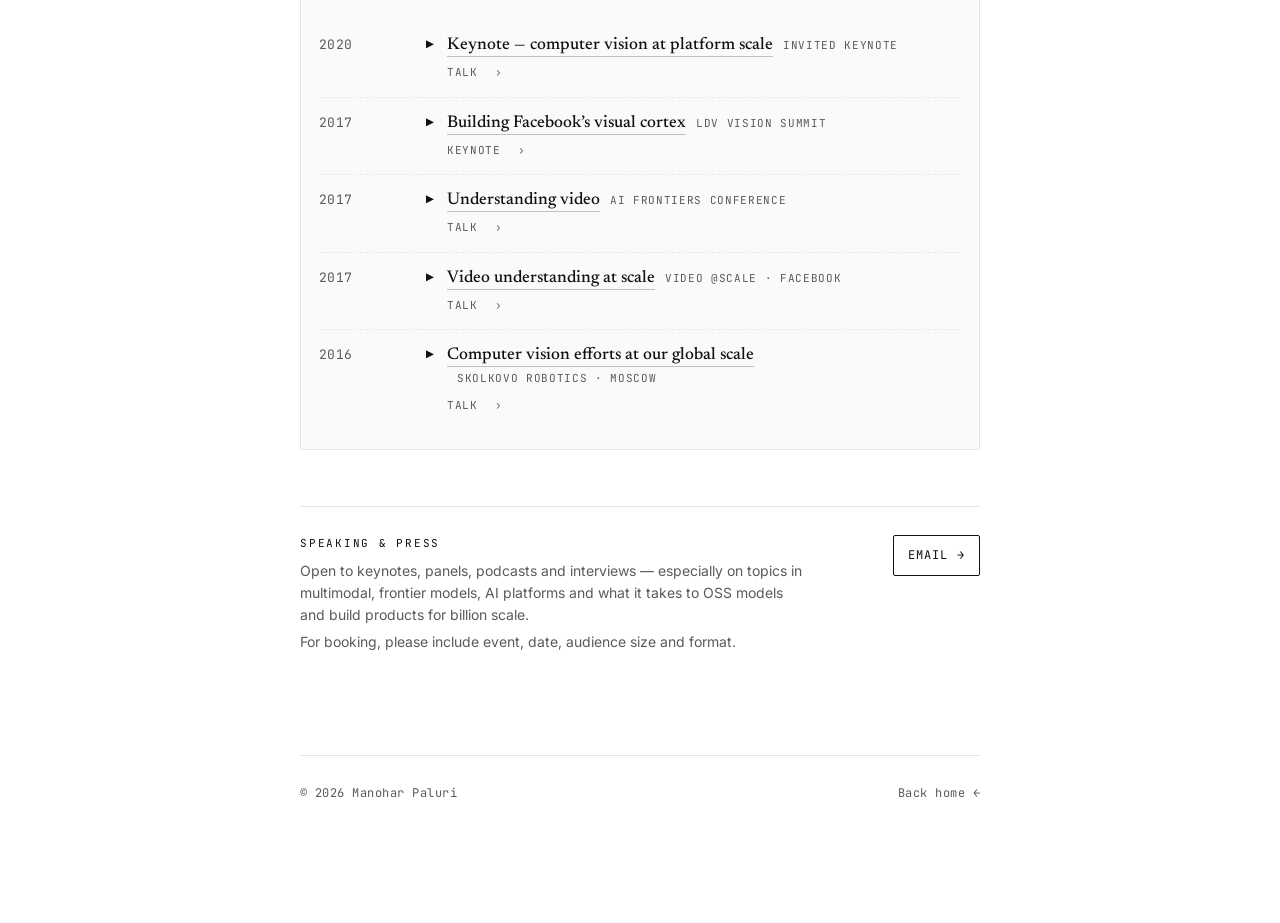
<file: talks/index.html>
<!doctype html>
<html lang="en">
<head>
<meta charset="utf-8" />
<meta name="viewport" content="width=device-width,initial-scale=1" />
<title>Talks & media — Manohar Paluri</title>
<link rel="preconnect" href="https://fonts.googleapis.com" />
<link rel="preconnect" href="https://fonts.gstatic.com" crossorigin />
<link href="https://fonts.googleapis.com/css2?family=Newsreader:ital,opsz,wght@0,6..72,400;0,6..72,500;0,6..72,600;1,6..72,400&family=Inter:wght@400;500;600&family=JetBrains+Mono:wght@400;500;600&display=swap" rel="stylesheet" />
<link rel="stylesheet" href="../styles.css?v=2" />
<style>
  /* ---- Talks: same monospace-table feel as Projects/Timeline ---- */
  .tk-legend {
    display: flex; flex-wrap: wrap; gap: 18px 28px;
    font-family: var(--font-mono); font-size: 12px;
    color: var(--ink-soft); letter-spacing: 0.02em;
    margin: 4px 0 28px;
  }
  .tk-legend span { display: inline-flex; align-items: baseline; gap: 8px; }
  .tk-legend .glyph {
    color: var(--accent); font-weight: 600;
    width: 14px; display: inline-block; text-align: center;
  }

  .talks {
    font-family: var(--font-mono);
    font-size: 13px;
    line-height: 1.75;
    overflow-x: auto;
    padding: 20px 18px;
    border: 1px solid var(--rule);
    border-radius: 2px;
    background: color-mix(in oklab, var(--accent-soft) 18%, var(--paper));
  }
  .talks table { border-collapse: collapse; width: 100%; min-width: 560px; }
  .talks td {
    padding: 4px 0;
    vertical-align: baseline;
  }

  /* row separators (same dashed rule as projects) */
  .talks tr.tk + tr.tk td,
  .talks tr.tk + tr.exp + tr.tk td {
    border-top: 1px dashed color-mix(in oklab, var(--rule) 80%, transparent);
    padding-top: 14px;
  }
  .talks tr.tk td { padding-bottom: 14px; }
  .talks tr.tk.open td { padding-bottom: 6px; }

  .talks .yr {
    color: var(--ink-soft);
    width: 100px;
    font-variant-numeric: tabular-nums;
    letter-spacing: 0.02em;
    padding-right: 12px;
    white-space: nowrap;
  }
  .talks .glyph {
    width: 22px; text-align: center;
    color: var(--accent); font-weight: 600;
  }
  .talks .evt {
    color: var(--ink);
    padding-left: 6px;
  }
  .talks .evt .name {
    font-family: var(--font-display);
    font-size: 17px;
    font-weight: 500;
    color: var(--ink);
    line-height: 1.25;
  }
  .talks .evt .name .titlebtn {
    background: none; border: 0; padding: 0;
    font: inherit; color: inherit;
    text-align: left; cursor: pointer;
    border-bottom: 1px solid color-mix(in oklab, var(--ink) 25%, transparent);
    transition: color .15s, border-color .15s;
  }
  .talks .evt .name .titlebtn:hover { color: var(--accent); border-color: var(--accent); }

  .talks .evt .tag {
    color: var(--ink-soft);
    font-family: var(--font-mono);
    font-size: 11px;
    margin-left: 10px;
    letter-spacing: 0.06em;
    text-transform: uppercase;
    white-space: nowrap;
  }
  .talks .evt .sub {
    display: block;
    font-family: var(--font-ui);
    font-size: 13px;
    color: var(--ink-soft);
    margin-top: 2px;
    max-width: 60ch;
    text-wrap: pretty;
  }
  .talks .evt .meta {
    display: block;
    font-family: var(--font-mono);
    font-size: 11px;
    letter-spacing: 0.06em;
    text-transform: uppercase;
    color: var(--ink-soft);
    margin-top: 6px;
  }
  .talks .evt .meta .dot { margin: 0 8px; opacity: .5; }
  .talks .evt .chev {
    display: inline-block;
    margin-left: 10px;
    color: var(--ink-soft);
    font-size: 11px;
    transition: transform .2s;
  }
  .talks tr.tk.open .chev { transform: rotate(90deg); color: var(--accent); }

  /* era labels */
  .talks .era-label {
    font-family: var(--font-display);
    font-size: 28px;
    font-weight: 600;
    letter-spacing: -0.01em;
    color: var(--accent);
    padding: 48px 0 14px;
    border-top: 1px solid var(--rule);
    font-variant-numeric: tabular-nums;
  }
  .talks tr:first-child .era-label {
    padding-top: 2px;
    border-top: 0;
  }

  /* Expansion row */
  .talks tr.exp > td {
    padding: 0 0 18px;
  }
  .talks tr.exp .exp-inner {
    display: grid;
    grid-template-columns: 122px 1fr;   /* aligns with yr+glyph cols */
    gap: 0;
    padding-top: 4px;
  }
  .talks tr.exp .exp-pad { }
  .talks tr.exp .exp-body {
    padding-left: 6px;
    max-width: 720px;
  }

  /* Embeds */
  .embed-frame {
    width: 100%;
    aspect-ratio: 16 / 9;
    border: 1px solid var(--rule);
    background: #000;
    margin-top: 4px;
  }
  .embed-frame iframe {
    width: 100%; height: 100%; border: 0; display: block;
  }
  .embed-audio {
    width: 100%;
    margin-top: 4px;
    border: 1px solid var(--rule);
    background: var(--paper);
  }
  .embed-audio iframe { width: 100%; border: 0; display: block; }

  /* tldr block for articles */
  .exp-tldr {
    font-family: var(--font-display);
    font-size: 16px;
    line-height: 1.55;
    color: var(--ink);
    margin: 0 0 10px;
    text-wrap: pretty;
  }
  .exp-quote {
    font-family: var(--font-display);
    font-style: italic;
    font-size: 15px;
    line-height: 1.55;
    color: var(--ink);
    border-left: 2px solid var(--accent);
    padding-left: 14px;
    margin: 6px 0 12px;
    max-width: 56ch;
  }
  .exp-links {
    font-family: var(--font-mono);
    font-size: 11px;
    letter-spacing: 0.08em;
    text-transform: uppercase;
    color: var(--ink-soft);
    margin-top: 8px;
  }
  .exp-links a {
    color: var(--accent);
    text-decoration: none;
    border-bottom: 1px solid color-mix(in oklab, var(--accent) 35%, transparent);
  }
  .exp-links a:hover { border-color: var(--accent); }
  .exp-links .dot { margin: 0 10px; opacity: .5; }

  /* hidden state — collapse the expansion row to zero height */
  .talks tr.exp[hidden] { display: none; }

  /* Inquiries footer block */
  .tk-inq {
    margin-top: 56px;
    border-top: 1px solid var(--rule);
    padding-top: 28px;
    display: grid;
    grid-template-columns: 1fr auto;
    gap: 24px;
    align-items: start;
  }
  @media (max-width: 640px) { .tk-inq { grid-template-columns: 1fr; } }
  .tk-inq .label {
    font-family: var(--font-mono);
    font-size: 11px;
    letter-spacing: 0.16em;
    text-transform: uppercase;
    color: var(--accent);
    margin: 0 0 8px;
  }
  .tk-inq p {
    font-family: var(--font-ui);
    font-size: 14px;
    color: var(--ink-soft);
    margin: 0 0 6px;
    max-width: 56ch;
    text-wrap: pretty;
  }
  .tk-inq a.cta {
    font-family: var(--font-mono);
    font-size: 12px;
    letter-spacing: 0.1em;
    text-transform: uppercase;
    color: var(--accent);
    text-decoration: none;
    border: 1px solid var(--accent);
    padding: 10px 14px;
    border-radius: 2px;
    white-space: nowrap;
    transition: background .15s, color .15s;
  }
  .tk-inq a.cta:hover {
    background: var(--accent);
    color: var(--paper);
  }

  @media (max-width: 640px) {
    .talks { font-size: 11px; }
    .talks .evt .name { font-size: 15px; }
    .talks tr.exp .exp-inner { grid-template-columns: 1fr; }
    .talks tr.exp .exp-pad { display: none; }
    .talks tr.exp .exp-body { padding-left: 0; }
  }
</style>
</head>
<body>

<div class="page">

  <div class="topbar">
    <nav>
      <a href="/">Home</a>
      <a href="/timeline/">Timeline</a>
      <a href="/projects/">Projects</a>
      <span aria-current="page">Talks</span>
      <a href="/writing/">Writing</a>
      <a href="/foundation/">Foundation</a>
      <a href="/#presskit">Press</a>
      <a href="/#socials">Socials</a>
      <a href="/#contact">Contact</a>
    </nav>
  </div>

  <section class="subhero measure">
    <h1>Talks &amp; <em>media.</em></h1>
    <p class="lede">
      Keynotes, interviews, podcasts and panels &mdash; mostly on AI research,
      open models, Tech&rsquo;s opportunity, and what it takes to ship at billion scale.
      Click a row to play or read.
    </p>
  </section>

  <section class="section">
    <div class="tk-legend">
      <span><span class="glyph">▶</span> Talk / keynote</span>
      <span><span class="glyph">◉</span> Podcast</span>
      <span><span class="glyph">◆</span> Panel</span>
      <span><span class="glyph">✎</span> Article / interview</span>
    </div>

    <div class="talks" aria-label="Talks and media appearances">
<table>
  <tbody id="tk-tbody">
  <tr><td class="era-label" colspan="3">2026</td></tr>

  <tr class="tk" data-id="t12" data-kind="talk"><td class="yr">2026</td><td class="glyph">▶</td><td class="evt">
    <span class="name"><button class="titlebtn">Going beyond human-level perception</button></span><span class="tag">Machines Can Think · Abu Dhabi</span>
    <span class="meta">Keynote <span class="chev">›</span></span>
  </td></tr>
  <tr class="exp" data-for="t12" hidden><td colspan="3"><div class="exp-inner"><div class="exp-pad"></div><div class="exp-body">
    <p class="exp-tldr">Industrial Day keynote at the UAE&rsquo;s flagship AI adopters summit, co-hosted by Polynome and MBZUAI at Park Hyatt Saadiyat &mdash; on what comes after human-level perception, and what machines that see and act mean for industry.</p>
    <p class="exp-links"><a href="https://drive.google.com/file/d/11lVq6Ucv0m0pWBBllW9uaChmFcUiR8Kp/view?usp=drive_link" target="_blank" rel="noopener">Download slides (PDF) ↗</a><span class="dot">·</span><a href="https://machinescanthink.ai/" target="_blank" rel="noopener">Event ↗</a></p>
  </div></div></td></tr>

  <tr><td class="era-label" colspan="3">2025</td></tr>

  <tr class="tk" data-id="t1" data-kind="talk"><td class="yr">2025</td><td class="glyph">▶</td><td class="evt">
    <span class="name"><button class="titlebtn">LlamaCon &mdash; opening keynote</button></span><span class="tag">Meta · LlamaCon</span>
    <span class="meta">Keynote <span class="dot">·</span> with Chris Cox &amp; Angela Fan <span class="chev">›</span></span>
  </td></tr>
  <tr class="exp" data-for="t1" hidden><td colspan="3"><div class="exp-inner"><div class="exp-pad"></div><div class="exp-body">
    <p class="exp-tldr">Meta&rsquo;s first AI developer event. Opening keynote with CPO Chris Cox and research scientist Angela Fan &mdash; Llama 4, the developer ecosystem, and what comes next for open models.</p>
    <div class="embed-frame" data-yt="6mRP-lQs0fw"></div>
    <p class="exp-links"><a href="https://www.llama.com/resources/videos/llamacon-2025-keynote/" target="_blank" rel="noopener">Watch on llama.com ↗</a><span class="dot">·</span><a href="https://www.youtube.com/watch?v=6mRP-lQs0fw" target="_blank" rel="noopener">YouTube ↗</a></p>
  </div></div></td></tr>

  <tr><td class="era-label" colspan="3">2024</td></tr>

  <tr class="tk" data-id="t3" data-kind="talk"><td class="yr">2024</td><td class="glyph">▶</td><td class="evt">
    <span class="name"><button class="titlebtn">Llama 3 and the journey to general intelligence</button></span><span class="tag">Indiaspora AI Summit</span>
    <span class="meta">Keynote <span class="chev">›</span></span>
  </td></tr>
  <tr class="exp" data-for="t3" hidden><td colspan="3"><div class="exp-inner"><div class="exp-pad"></div><div class="exp-body">
    <p class="exp-tldr">On Llama 3, what open-weights at frontier scale unlocks, and how Meta thinks about the road to general intelligence.</p>
    <div class="embed-frame" data-yt="oh_sx6YlyFk"></div>
    <p class="exp-links"><a href="https://www.youtube.com/watch?v=oh_sx6YlyFk" target="_blank" rel="noopener">Watch on YouTube ↗</a></p>
  </div></div></td></tr>

  <tr class="tk" data-id="t11" data-kind="panel"><td class="yr">2024</td><td class="glyph">◆</td><td class="evt">
    <span class="name"><button class="titlebtn">Shaping the future of AI &mdash; collaboration or competition?</button></span><span class="tag">SXSW Sydney</span>
    <span class="meta">Featured session <span class="dot">·</span> with Ryan Patel <span class="chev">›</span></span>
  </td></tr>
  <tr class="exp" data-for="t11" hidden><td colspan="3"><div class="exp-inner"><div class="exp-pad"></div><div class="exp-body">
    <p class="exp-tldr">A featured session with Ryan Patel on whether AI will be governed by a handful of closed players or by an open, inclusive ecosystem &mdash; and what that choice means for safety, innovation, and global access.</p>
    <div class="embed-frame" data-yt="zxOIVmJg3Mo"></div>
    <p class="exp-links"><a href="https://www.youtube.com/watch?v=zxOIVmJg3Mo" target="_blank" rel="noopener">Watch on YouTube ↗</a></p>
  </div></div></td></tr>

  <tr class="tk" data-id="t4" data-kind="panel"><td class="yr">2024</td><td class="glyph">◆</td><td class="evt">
    <span class="name"><button class="titlebtn">The open vs. closed AI debate is &lsquo;ridiculous&rsquo;</button></span><span class="tag">Fortune Brainstorm AI</span>
    <span class="meta">In conversation with Jason Del Rey <span class="chev">›</span></span>
  </td></tr>
  <tr class="exp" data-for="t4" hidden><td colspan="3"><div class="exp-inner"><div class="exp-pad"></div><div class="exp-body">
    <p class="exp-tldr">In conversation with Fortune&rsquo;s Jason Del Rey at Brainstorm AI &mdash; on the false binary between open and closed AI, the case Llama makes for open-source development at the frontier, and where Meta goes as it builds toward AGI.</p>
    <div class="embed-frame" data-yt="r_gxv9lVJfE"></div>
    <p class="exp-links"><a href="https://www.youtube.com/live/r_gxv9lVJfE" target="_blank" rel="noopener">Watch on YouTube ↗</a><span class="dot">·</span><a href="https://fortune.com/2024/12/10/meta-llama-open-source-llm-debate-saftety-growth-brainstormai/" target="_blank" rel="noopener">Fortune coverage ↗</a></p>
  </div></div></td></tr>

  <tr class="tk" data-id="t5" data-kind="article"><td class="yr">2024</td><td class="glyph">✎</td><td class="evt">
    <span class="name"><button class="titlebtn">AI&rsquo;s future could be in Australia &mdash; if one breakthrough lands</button></span><span class="tag">Capital Brief</span>
    <span class="meta">Interview <span class="chev">›</span></span>
  </td></tr>
  <tr class="exp" data-for="t5" hidden><td colspan="3"><div class="exp-inner"><div class="exp-pad"></div><div class="exp-body">
    <p class="exp-tldr">On power as the binding constraint for AI, why compute will spread regionally, and what that means for countries outside the US.</p>
    <p class="exp-links"><a href="https://www.capitalbrief.com/article/ais-future-could-be-in-australia-but-one-key-breakthrough-is-needed-says-meta-vp-291e954c-fc98-4d23-b348-0bd04a76de8f/preview/" target="_blank" rel="noopener">Read on Capital Brief ↗</a></p>
  </div></div></td></tr>

  <tr><td class="era-label" colspan="3">2021</td></tr>

  <tr class="tk" data-id="t6" data-kind="podcast"><td class="yr">2021</td><td class="glyph">◉</td><td class="evt">
    <span class="name"><button class="titlebtn">Egocentric perception &mdash; making machines see</button></span><span class="tag">How AI Happens · Sama</span>
    <span class="meta">Podcast <span class="chev">›</span></span>
  </td></tr>
  <tr class="exp" data-for="t6" hidden><td colspan="3"><div class="exp-inner"><div class="exp-pad"></div><div class="exp-body">
    <p class="exp-tldr">A long-form conversation on the state of computer vision, the shift from third-person to first-person sensing, and the privacy &amp; transparency tradeoffs in egocentric perception.</p>
    <div class="embed-frame" data-yt="TE2RQP8ihcM"></div>
    <p class="exp-links"><a href="https://www.sama.com/podcast/podcast-episode-facebook-manohar-paluri" target="_blank" rel="noopener">Sama page ↗</a><span class="dot">·</span><a href="https://www.youtube.com/watch?v=TE2RQP8ihcM" target="_blank" rel="noopener">YouTube ↗</a></p>
  </div></div></td></tr>

  <tr class="tk" data-id="t7" data-kind="talk"><td class="yr">2021</td><td class="glyph">▶</td><td class="evt">
    <span class="name"><button class="titlebtn">Research is a process, not a destination</button></span><span class="tag">ICCV 2021 Workshop</span>
    <span class="meta">Invited talk <span class="chev">›</span></span>
  </td></tr>
  <tr class="exp" data-for="t7" hidden><td colspan="3"><div class="exp-inner"><div class="exp-pad"></div><div class="exp-body">
    <p class="exp-tldr">For the ICCV &lsquo;21 &ldquo;Share Stories and Lessons Learned&rdquo; workshop &mdash; the academic and corporate journey, and what good research practice looks like across both.</p>
    <div class="embed-frame" data-yt="Zy_GeDvhjAY"></div>
    <p class="exp-links"><a href="https://www.youtube.com/watch?v=Zy_GeDvhjAY" target="_blank" rel="noopener">Watch on YouTube ↗</a></p>
  </div></div></td></tr>

  <tr class="tk" data-id="t8" data-kind="talk"><td class="yr">2021</td><td class="glyph">▶</td><td class="evt">
    <span class="name"><button class="titlebtn">Perception &amp; robotics at Meta AI Research</button></span><span class="tag">KAUST Research Open Week</span>
    <span class="meta">Keynote <span class="chev">›</span></span>
  </td></tr>
  <tr class="exp" data-for="t8" hidden><td colspan="3"><div class="exp-inner"><div class="exp-pad"></div><div class="exp-body">
    <p class="exp-tldr">Keynote on the perception &amp; robotics agenda inside Meta AI Research &mdash; pushing the frontier of computer vision, conversational AI, and multi-modal reasoning.</p>
    <p class="exp-links"><a href="https://researchopenweek.kaust.edu.sa/krow2021/speakers/detail/manohar-paluri" target="_blank" rel="noopener">Event page ↗</a></p>
  </div></div></td></tr>

  <tr><td class="era-label" colspan="3">Earlier</td></tr>

  <tr class="tk" data-id="t9" data-kind="talk"><td class="yr">2020</td><td class="glyph">▶</td><td class="evt">
    <span class="name"><button class="titlebtn">Keynote &mdash; computer vision at platform scale</button></span><span class="tag">Invited keynote</span>
    <span class="meta">Talk <span class="chev">›</span></span>
  </td></tr>
  <tr class="exp" data-for="t9" hidden><td colspan="3"><div class="exp-inner"><div class="exp-pad"></div><div class="exp-body">
    <p class="exp-tldr">A keynote on the state of computer vision at scale and the platform problems that come with it.</p>
    <div class="embed-frame" data-yt="6-QRc4ffTn8"></div>
    <p class="exp-links"><a href="https://www.youtube.com/watch?v=6-QRc4ffTn8" target="_blank" rel="noopener">Watch on YouTube ↗</a></p>
  </div></div></td></tr>

  <tr class="tk" data-id="t10" data-kind="talk"><td class="yr">2017</td><td class="glyph">▶</td><td class="evt">
    <span class="name"><button class="titlebtn">Building Facebook&rsquo;s visual cortex</button></span><span class="tag">LDV Vision Summit</span>
    <span class="meta">Keynote <span class="chev">›</span></span>
  </td></tr>
  <tr class="exp" data-for="t10" hidden><td colspan="3"><div class="exp-inner"><div class="exp-pad"></div><div class="exp-body">
    <p class="exp-tldr">From LDV Capital&rsquo;s 4th Annual Vision Summit. Inside the visual-understanding stack behind hundreds of Facebook products &mdash; the platform that became Lumos.</p>
    <div class="embed-frame" data-yt="7dzvthBdO5g"></div>
    <p class="exp-links"><a href="https://www.youtube.com/watch?v=7dzvthBdO5g" target="_blank" rel="noopener">Watch on YouTube ↗</a></p>
  </div></div></td></tr>

  <tr class="tk" data-id="t14" data-kind="talk"><td class="yr">2017</td><td class="glyph">▶</td><td class="evt">
    <span class="name"><button class="titlebtn">Understanding video</button></span><span class="tag">AI Frontiers Conference</span>
    <span class="meta">Talk <span class="chev">›</span></span>
  </td></tr>
  <tr class="exp" data-for="t14" hidden><td colspan="3"><div class="exp-inner"><div class="exp-pad"></div><div class="exp-body">
    <p class="exp-tldr">Video is becoming ubiquitous &mdash; from capture to consumption. If we can make machines understand video the way humans do, a long set of applications opens up. A walk through the obvious problems (datasets, action recognition, multi-modal understanding, temporal aggregation, appearance and motion, compression) and the longer-term directions: self-serve content understanding, large label embedding, video summarization.</p>
    <div class="embed-frame" data-yt="QE9UEj9Dg1c"></div>
    <p class="exp-links"><a href="https://www.youtube.com/watch?v=QE9UEj9Dg1c" target="_blank" rel="noopener">Watch on YouTube ↗</a></p>
  </div></div></td></tr>

  <tr class="tk" data-id="t15" data-kind="talk"><td class="yr">2017</td><td class="glyph">▶</td><td class="evt">
    <span class="name"><button class="titlebtn">Video understanding at scale</button></span><span class="tag">Video @Scale · Facebook</span>
    <span class="meta">Talk <span class="chev">›</span></span>
  </td></tr>
  <tr class="exp" data-for="t15" hidden><td colspan="3"><div class="exp-inner"><div class="exp-pad"></div><div class="exp-body">
    <p class="exp-tldr">At Video @Scale &mdash; on the challenges of understanding video at Facebook&rsquo;s scale, the recent efforts of the team, and a few exciting results from the platform that became Lumos.</p>
    <p class="exp-links"><a href="https://atscaleconference.com/videos/video-understanding-at-scale/" target="_blank" rel="noopener">Watch on @Scale ↗</a></p>
  </div></div></td></tr>

  <tr class="tk" data-id="t13" data-kind="talk"><td class="yr">2016</td><td class="glyph">▶</td><td class="evt">
    <span class="name"><button class="titlebtn">Computer vision efforts at our global scale</button></span><span class="tag">Skolkovo Robotics · Moscow</span>
    <span class="meta">Talk <span class="chev">›</span></span>
  </td></tr>
  <tr class="exp" data-for="t13" hidden><td colspan="3"><div class="exp-inner"><div class="exp-pad"></div><div class="exp-body">
    <p class="exp-tldr">At Skolkovo Robotics in Moscow &mdash; on the computer vision work happening at Facebook scale, leading FAIR&rsquo;s computer vision group.</p>
    <div class="embed-frame" data-yt="FLAvEadk3W0"></div>
    <p class="exp-links"><a href="https://www.youtube.com/watch?v=FLAvEadk3W0" target="_blank" rel="noopener">Watch on YouTube ↗</a></p>
  </div></div></td></tr>

  </tbody>
</table>
    </div>

    <!-- Inquiries -->
    <div class="tk-inq">
      <div>
        <p class="label">Speaking &amp; press</p>
        <p>Open to keynotes, panels, podcasts and interviews &mdash; especially on topics in multimodal, frontier models, AI platforms and what it takes to OSS models and build products for billion scale.</p>
        <p>For booking, please include event, date, audience size and format.</p>
      </div>
      <a class="cta" href="mailto:balamanohar@gmail.com?subject=Speaking%20inquiry">Email →</a>
    </div>

  </section>

  <footer>
    <div>© <span id="year"></span> Manohar Paluri</div>
    <div><a href="../index.html">Back home ←</a></div>
  </footer>

</div>

<!-- TWEAKS (mirror of home) -->
<div class="tweaks" id="tweaks">
  <h4>Tweaks</h4>
  <div class="label">Theme</div>
  <div class="row" data-tweak="theme">
    <button data-val="warm">Warm</button>
    <button data-val="paper">Paper</button>
    <button data-val="green">Deep green</button>
  </div>
  <div class="label">Display font</div>
  <div class="row" data-tweak="font">
    <button data-val="serif">Serif</button>
    <button data-val="sans">Sans</button>
    <button data-val="mono">Mono</button>
  </div>
  <div class="label">Accent</div>
  <div class="row" data-tweak="accent">
    <button data-val="green" style="color:#1f4d3a">● green</button>
    <button data-val="rust"  style="color:#a23d1a">● rust</button>
    <button data-val="indigo" style="color:#2a3a8c">● indigo</button>
    <button data-val="ink"  style="color:#111">● ink</button>
  </div>
</div>

<script>
  document.getElementById('year').textContent = new Date().getFullYear();

  /* ---- Tweaks (mirrors home) ---- */
  const TWEAK_DEFAULTS = /*EDITMODE-BEGIN*/{
    "theme": "paper",
    "font": "serif",
    "accent": "ink"
  }/*EDITMODE-END*/;

  const ACCENTS = {
    green:  { a: "#1f4d3a", soft: "#d7e3dc" },
    rust:   { a: "#a23d1a", soft: "#f1dccf" },
    indigo: { a: "#2a3a8c", soft: "#dde0f0" },
    ink:    { a: "#111111", soft: "#e6e6e6" }
  };
  const ACCENTS_DARK = {
    green:  { a: "#8ad1a7", soft: "#18291f" },
    rust:   { a: "#f0a079", soft: "#2a1a12" },
    indigo: { a: "#a4b0f0", soft: "#161a2e" },
    ink:    { a: "#e8e0cf", soft: "#1a1a1a" }
  };

  const tState = { ...TWEAK_DEFAULTS };
  function applyTweaks() {
    const html = document.documentElement;
    html.dataset.theme = tState.theme;
    html.dataset.font = tState.font;
    const palette = tState.theme === "green" ? ACCENTS_DARK[tState.accent] : ACCENTS[tState.accent];
    html.style.setProperty('--accent', palette.a);
    html.style.setProperty('--accent-soft', palette.soft);
    document.querySelectorAll('.tweaks .row').forEach(row => {
      const key = row.dataset.tweak;
      row.querySelectorAll('button').forEach(btn => {
        btn.setAttribute('aria-pressed', String(btn.dataset.val === tState[key]));
      });
    });
  }
  document.querySelectorAll('.tweaks .row').forEach(row => {
    const key = row.dataset.tweak;
    row.querySelectorAll('button').forEach(btn => {
      btn.addEventListener('click', () => {
        tState[key] = btn.dataset.val;
        applyTweaks();
        try { window.parent.postMessage({ type: '__edit_mode_set_keys', edits: { [key]: btn.dataset.val } }, '*'); } catch {}
      });
    });
  });
  applyTweaks();
  window.addEventListener('message', (e) => {
    const t = e.data && e.data.type;
    if (t === '__activate_edit_mode') document.getElementById('tweaks').setAttribute('data-open', 'true');
    else if (t === '__deactivate_edit_mode') document.getElementById('tweaks').setAttribute('data-open', 'false');
  });
  try { window.parent.postMessage({ type: '__edit_mode_available' }, '*'); } catch {}

  /* ---- Accordion: one row open at a time, embeds mount on open / unmount on close ---- */
  function mountEmbed(expRow) {
    const yt = expRow.querySelector('[data-yt]');
    if (yt && !yt.querySelector('iframe')) {
      const id = yt.dataset.yt;
      const f = document.createElement('iframe');
      f.src = `https://www.youtube-nocookie.com/embed/${id}?rel=0`;
      f.title = 'Video player';
      f.allow = 'accelerometer; autoplay; clipboard-write; encrypted-media; gyroscope; picture-in-picture; fullscreen';
      f.referrerPolicy = 'strict-origin-when-cross-origin';
      f.allowFullscreen = true;
      yt.appendChild(f);
    }
    const sp = expRow.querySelector('[data-spotify]');
    if (sp && !sp.querySelector('iframe')) {
      const path = sp.dataset.spotify;
      const f = document.createElement('iframe');
      f.src = `https://open.spotify.com/embed/${path}?utm_source=generator`;
      f.title = 'Podcast player';
      f.height = '152';
      f.allow = 'autoplay; clipboard-write; encrypted-media; fullscreen; picture-in-picture';
      sp.appendChild(f);
    }
  }
  function unmountEmbed(expRow) {
    expRow.querySelectorAll('iframe').forEach(f => f.remove());
  }
  function closeAll(except) {
    document.querySelectorAll('tr.tk.open').forEach(r => {
      if (r === except) return;
      r.classList.remove('open');
      const exp = document.querySelector(`tr.exp[data-for="${r.dataset.id}"]`);
      if (exp) { unmountEmbed(exp); exp.hidden = true; }
    });
  }
  document.querySelectorAll('tr.tk').forEach(row => {
    const btn = row.querySelector('.titlebtn');
    if (!btn) return;
    btn.addEventListener('click', () => {
      const id = row.dataset.id;
      const exp = document.querySelector(`tr.exp[data-for="${id}"]`);
      if (!exp) return;
      const isOpen = row.classList.contains('open');
      closeAll(row);
      if (isOpen) {
        row.classList.remove('open');
        unmountEmbed(exp);
        exp.hidden = true;
      } else {
        row.classList.add('open');
        exp.hidden = false;
        mountEmbed(exp);
      }
    });
  });
</script>

</body>
</html>
</file>
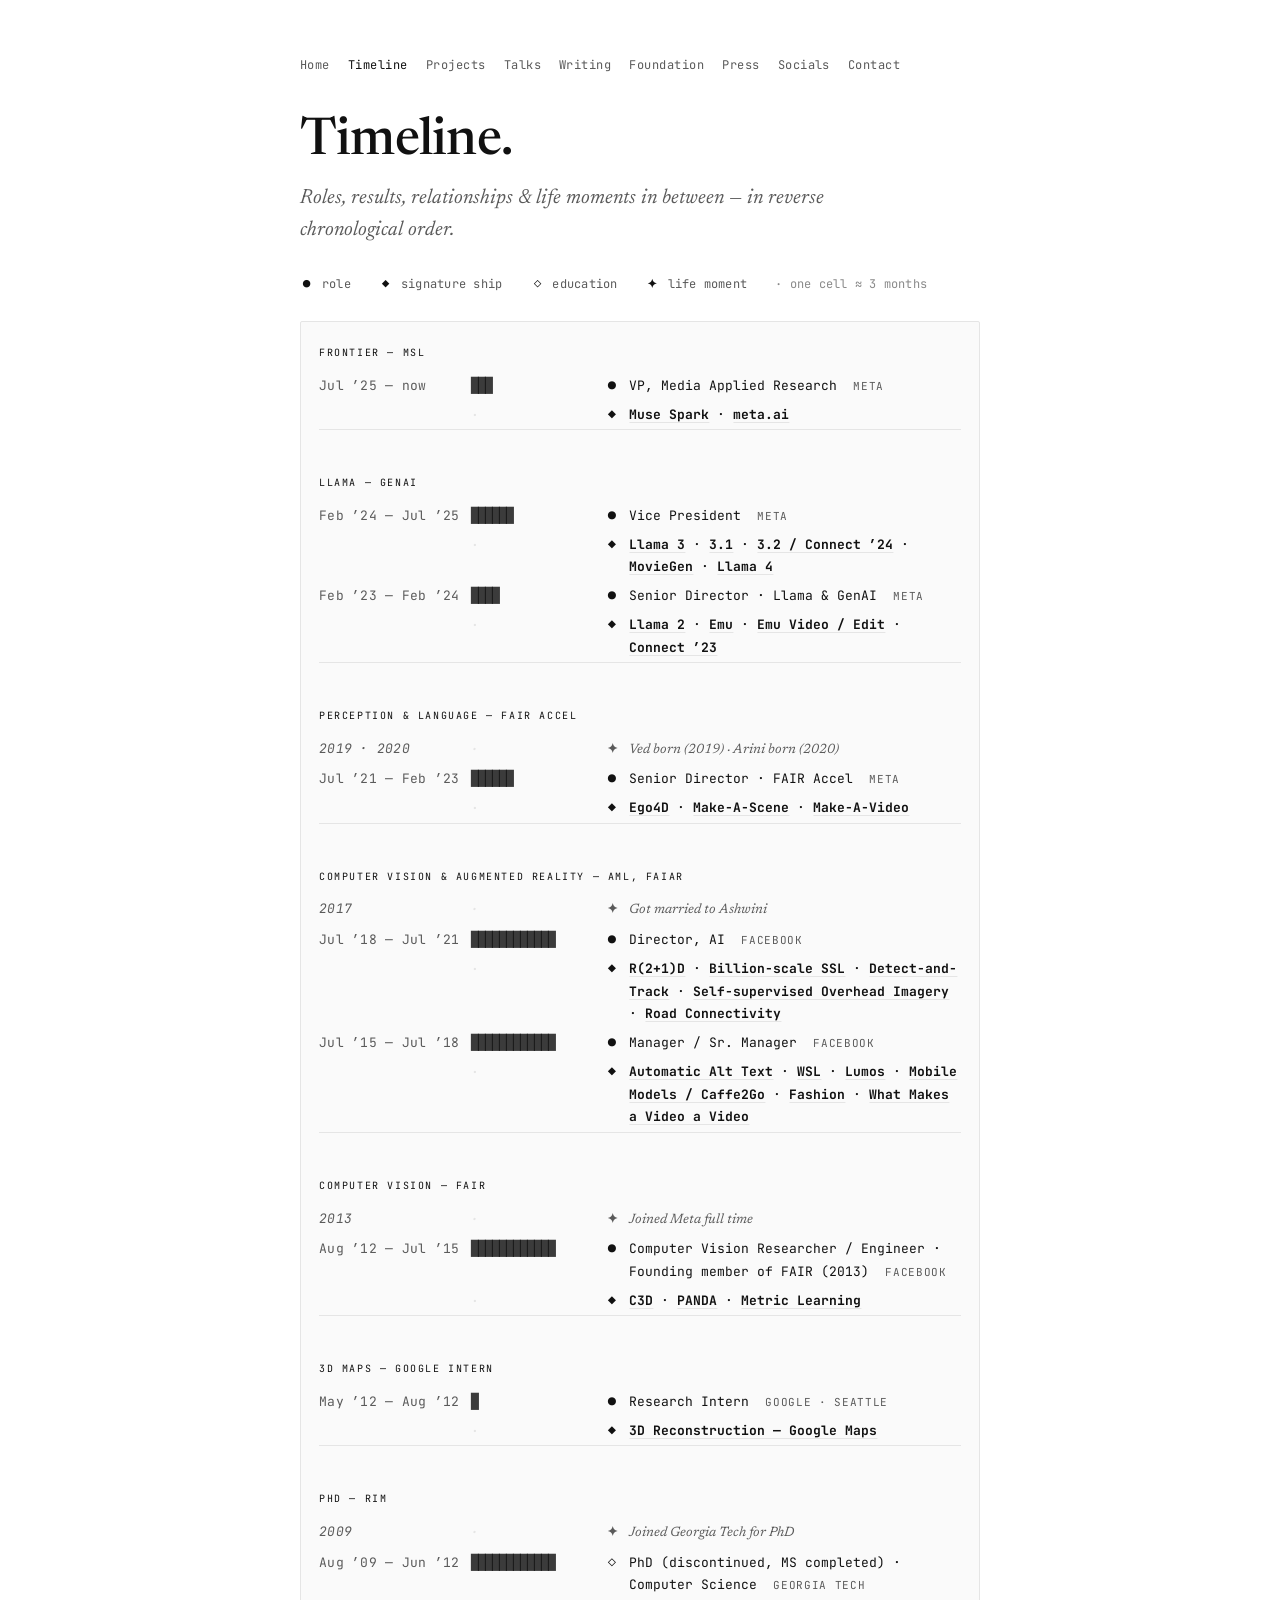
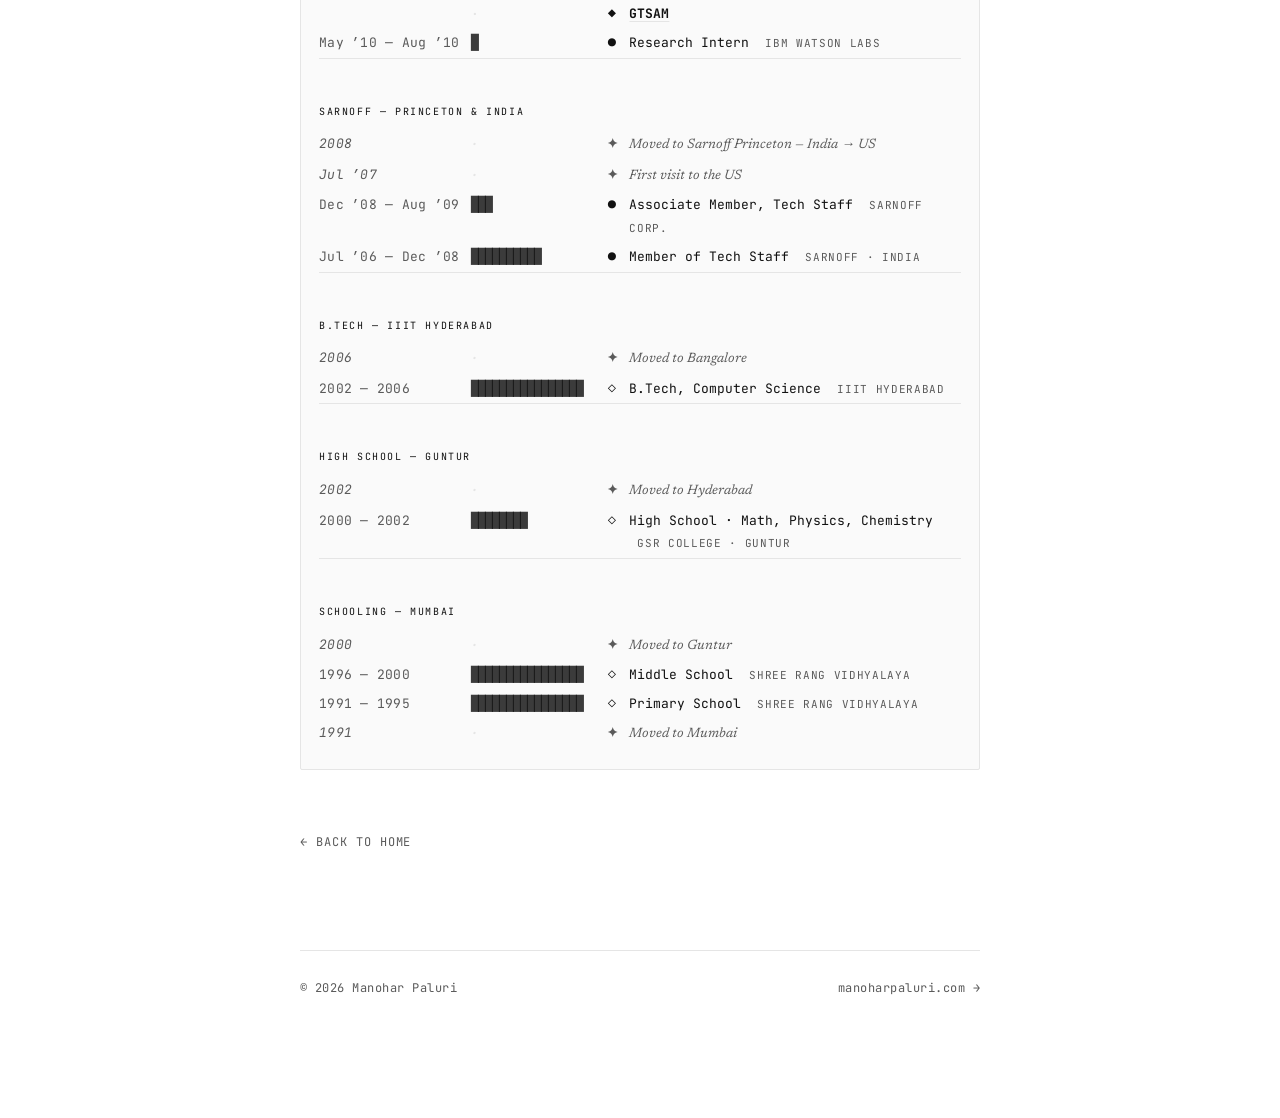
<file: timeline/index.html>
<!doctype html>
<html lang="en">
<head>
<meta charset="utf-8" />
<meta name="viewport" content="width=device-width,initial-scale=1" />
<title>Timeline — Manohar Paluri</title>
<link rel="preconnect" href="https://fonts.googleapis.com" />
<link rel="preconnect" href="https://fonts.gstatic.com" crossorigin />
<link href="https://fonts.googleapis.com/css2?family=Newsreader:ital,opsz,wght@0,6..72,400;0,6..72,500;0,6..72,600;1,6..72,400&family=Inter:wght@400;500;600&family=JetBrains+Mono:wght@400;500;600&display=swap" rel="stylesheet" />
<link rel="stylesheet" href="../styles.css?v=2" />
<style>
  /* ---- Timeline-specific styles ---- */

  /* Placeholder bar: still reads as "a bar", but dimmed + dotted so the eye knows it's a guess */
  .punchcard .ph-bar {
    color: color-mix(in oklab, var(--accent) 45%, var(--paper));
    background: repeating-linear-gradient(
      90deg,
      color-mix(in oklab, var(--accent) 18%, transparent) 0 6px,
      transparent 6px 8px
    );
    -webkit-background-clip: text;
            background-clip: text;
  }

  /* Legend */
  .tl-legend {
    display: flex; flex-wrap: wrap; gap: 18px 28px;
    font-family: var(--font-mono); font-size: 12px;
    color: var(--ink-soft); letter-spacing: 0.02em;
    margin: 4px 0 28px;
  }
  .tl-legend span { display: inline-flex; align-items: baseline; gap: 8px; }
  .tl-legend .glyph {
    color: var(--accent); font-weight: 600;
    width: 14px; display: inline-block; text-align: center;
  }

  /* ---- Direction D: punch-card overview ---- */
  .punchcard {
    font-family: var(--font-mono);
    font-size: 13px;
    line-height: 1.75;
    overflow-x: auto;
    padding: 20px 18px;
    border: 1px solid var(--rule);
    border-radius: 2px;
    background: color-mix(in oklab, var(--accent-soft) 18%, var(--paper));
  }
  .punchcard table { border-collapse: collapse; width: 100%; min-width: 560px; }
  .punchcard td {
    padding: 3px 0;
    vertical-align: baseline;
    white-space: nowrap;
  }
  .punchcard .yr {
    color: var(--ink-soft);
    width: 130px;
    font-variant-numeric: tabular-nums;
    letter-spacing: 0.02em;
    padding-right: 12px;
  }
  .punchcard .bar {
    padding-right: 18px;
    color: color-mix(in oklab, var(--accent) 72%, var(--ink) 10%);
    letter-spacing: -1px;
    font-weight: 500;
    white-space: nowrap;
  }
  .punchcard .bar.life {
    color: color-mix(in oklab, var(--ink-soft) 80%, var(--paper));
  }
  .punchcard .bar.faint {
    color: var(--rule);
  }
  .punchcard tr.life td {
    color: var(--ink-soft);
    font-style: italic;
  }
  .punchcard tr.life .glyph {
    color: var(--ink-soft);
    font-style: normal;
  }
  .punchcard tr.life .evt {
    font-family: var(--font-display);
    font-size: 13.5px;
  }
  .punchcard .glyph {
    width: 22px; text-align: center;
    color: var(--accent); font-weight: 600;
  }
  .punchcard .evt {
    color: var(--ink);
    padding-left: 6px;
    white-space: normal;
  }
  .punchcard .evt .tag {
    color: var(--ink-soft);
    font-size: 11px;
    margin-left: 8px;
    letter-spacing: 0.06em;
    text-transform: uppercase;
  }
  .punchcard .evt .ph {
    color: var(--ink-soft);
    border-bottom: 1px dashed var(--rule);
    padding: 0 2px;
  }
  .punchcard .era-sep td {
    padding-top: 10px;
  }
  .punchcard .era-label {
    font-family: var(--font-mono);
    font-size: 10px;
    letter-spacing: 0.16em;
    text-transform: uppercase;
    color: var(--accent);
    padding: 44px 0 10px;
    border-top: 1px solid var(--rule);
  }
  .punchcard tr:first-child .era-label {
    padding-top: 2px;
    border-top: 0;
  }

  @media (max-width: 640px) {
    .punchcard { font-size: 11px; }
  }
</style>
</head>
<body>

<div class="page">

  <div class="topbar">
    <nav>
      <a href="/">Home</a>
      <span aria-current="page">Timeline</span>
      <a href="/projects/">Projects</a>
      <a href="/talks/">Talks</a>
      <a href="/writing/">Writing</a>
      <a href="/foundation/">Foundation</a>
      <a href="/#presskit">Press</a>
      <a href="/#socials">Socials</a>
      <a href="/#contact">Contact</a>
    </nav>
  </div>

  <section class="subhero measure">
    <h1>Timeline.</h1>
    <p class="lede">Roles, results, relationships &amp; life moments in between &mdash; in reverse chronological order.</p>
  </section>

  <!-- ================= OVERVIEW (punch-card) ================= -->
  <section class="section measure" style="margin-top: 28px;">
    <div class="tl-legend">
      <span><span class="glyph">●</span> role</span>
      <span><span class="glyph">◆</span> signature ship</span>
      <span><span class="glyph">◇</span> education</span>
      <span><span class="glyph">✦</span> life moment</span>
      <span style="opacity:.7;">&middot; one cell &asymp; 3 months</span>
    </div>

    <div class="punchcard" aria-label="Career overview">
<table>
  <tr><td class="era-label" colspan="4">Frontier &mdash; MSL</td></tr>
  <tr><td class="yr">Jul &rsquo;25 &mdash; now</td><td class="bar">███</td><td class="glyph">●</td><td class="evt">VP, Media Applied Research <span class="tag">Meta</span></td></tr>
  <tr><td class="yr"></td><td class="bar faint">&middot;</td><td class="glyph">◆</td><td class="evt"><a href="https://ai.meta.com/blog/introducing-muse-spark-msl/"><strong>Muse Spark</strong></a> &middot; <a href="https://meta.ai"><strong>meta.ai</strong></a></td></tr>

  <tr><td class="era-label" colspan="4">Llama &mdash; GenAI</td></tr>
  <tr><td class="yr">Feb &rsquo;24 &mdash; Jul &rsquo;25</td><td class="bar">██████</td><td class="glyph">●</td><td class="evt">Vice President <span class="tag">Meta</span></td></tr>
  <tr><td class="yr"></td><td class="bar faint">&middot;</td><td class="glyph">◆</td><td class="evt"><a href="https://ai.meta.com/blog/meta-llama-3/"><strong>Llama 3</strong></a> &middot; <a href="https://ai.meta.com/blog/meta-llama-3-1/"><strong>3.1</strong></a> &middot; <a href="https://ai.meta.com/blog/llama-3-2-connect-2024-vision-edge-mobile-devices/"><strong>3.2 / Connect &rsquo;24</strong></a> &middot; <a href="https://ai.meta.com/research/movie-gen/"><strong>MovieGen</strong></a> &middot; <a href="https://ai.meta.com/blog/llama-4-multimodal-intelligence/"><strong>Llama 4</strong></a></td></tr>
  <tr><td class="yr">Feb &rsquo;23 &mdash; Feb &rsquo;24</td><td class="bar">████</td><td class="glyph">●</td><td class="evt">Senior Director &middot; Llama &amp; GenAI <span class="tag">Meta</span></td></tr>
  <tr><td class="yr"></td><td class="bar faint">&middot;</td><td class="glyph">◆</td><td class="evt"><a href="https://ai.meta.com/blog/llama-2/"><strong>Llama 2</strong></a> &middot; <a href="https://ai.meta.com/research/publications/emu-enhancing-image-generation-models-using-photogenic-needles-in-a-haystack/"><strong>Emu</strong></a> &middot; <a href="https://ai.meta.com/blog/emu-text-to-video-generation-image-editing-research/"><strong>Emu Video / Edit</strong></a> &middot; <a href="https://www.meta.com/blog/connect-2023-quest-3-ai-ray-ban-smart-glasses-metaverse/?srsltid=AfmBOopGMUrrkfc1ZX-bWRRYgvQW7-4X6ESKFPEFiimy2d4NeM57Ln47"><strong>Connect &rsquo;23</strong></a></td></tr>

  <tr><td class="era-label" colspan="4">Perception &amp; Language &mdash; FAIR Accel</td></tr>
  <tr class="life"><td class="yr">2019 &middot; 2020</td><td class="bar faint">&middot;</td><td class="glyph">✦</td><td class="evt">Ved born (2019) &middot; Arini born (2020)</td></tr>
  <tr><td class="yr">Jul &rsquo;21 &mdash; Feb &rsquo;23</td><td class="bar">██████</td><td class="glyph">●</td><td class="evt">Senior Director &middot; FAIR Accel <span class="tag">Meta</span></td></tr>
  <tr><td class="yr"></td><td class="bar faint">&middot;</td><td class="glyph">◆</td><td class="evt"><a href="https://ai.meta.com/research/publications/ego4d-unscripted-first-person-video-from-around-the-world-and-a-benchmark-suite-for-egocentric-perception/"><strong>Ego4D</strong></a> &middot; <a href="https://ai.meta.com/blog/greater-creative-control-for-ai-image-generation/"><strong>Make-A-Scene</strong></a> &middot; <a href="https://ai.meta.com/blog/generative-ai-text-to-video/"><strong>Make-A-Video</strong></a></td></tr>

  <tr><td class="era-label" colspan="4">Computer Vision &amp; Augmented Reality &mdash; AML, FAIAR</td></tr>
  <tr class="life"><td class="yr">2017</td><td class="bar faint">&middot;</td><td class="glyph">✦</td><td class="evt">Got married to Ashwini</td></tr>
  <tr><td class="yr">Jul &rsquo;18 &mdash; Jul &rsquo;21</td><td class="bar">████████████</td><td class="glyph">●</td><td class="evt">Director, AI <span class="tag">Facebook</span></td></tr>
  <tr><td class="yr"></td><td class="bar faint">&middot;</td><td class="glyph">◆</td><td class="evt"><a href="https://openaccess.thecvf.com/content_cvpr_2018/papers/Tran_A_Closer_Look_CVPR_2018_paper.pdf"><strong>R(2+1)D</strong></a> &middot; <a href="https://arxiv.org/abs/1905.00546"><strong>Billion-scale SSL</strong></a> &middot; <a href="https://openaccess.thecvf.com/content_cvpr_2018/papers/Girdhar_Detect-and-Track_Efficient_Pose_CVPR_2018_paper.pdf"><strong>Detect-and-Track</strong></a> &middot; <a href="https://arxiv.org/abs/2002.02091"><strong>Self-supervised Overhead Imagery</strong></a> &middot; <a href="https://openaccess.thecvf.com/content_CVPR_2019/papers/Batra_Improved_Road_Connectivity_by_Joint_Learning_of_Orientation_and_Segmentation_CVPR_2019_paper.pdf"><strong>Road Connectivity</strong></a></td></tr>
  <tr><td class="yr">Jul &rsquo;15 &mdash; Jul &rsquo;18</td><td class="bar">████████████</td><td class="glyph">●</td><td class="evt">Manager / Sr. Manager <span class="tag">Facebook</span></td></tr>
  <tr><td class="yr"></td><td class="bar faint">&middot;</td><td class="glyph">◆</td><td class="evt"><a href="https://engineering.fb.com/2016/04/04/ios/under-the-hood-building-accessibility-tools-for-the-visually-impaired-on-facebook/"><strong>Automatic Alt Text</strong></a> &middot; <a href="https://engineering.fb.com/2018/05/02/ml-applications/advancing-state-of-the-art-image-recognition-with-deep-learning-on-hashtags/"><strong>WSL</strong></a> &middot; <a href="https://engineering.fb.com/2017/02/02/ml-applications/building-scalable-systems-to-understand-content/"><strong>Lumos</strong></a> &middot; <a href="https://engineering.fb.com/2016/11/08/android/delivering-real-time-ai-in-the-palm-of-your-hand/"><strong>Mobile Models / Caffe2Go</strong></a> &middot; <a href="https://ai.meta.com/blog/powered-by-ai-advancing-product-understanding-and-building-new-shopping-experiences/"><strong>Fashion</strong></a> &middot; <a href="https://openaccess.thecvf.com/content_cvpr_2018/papers/Huang_What_Makes_a_CVPR_2018_paper.pdf"><strong>What Makes a Video a Video</strong></a></td></tr>

  <tr><td class="era-label" colspan="4">Computer Vision &mdash; FAIR</td></tr>
  <tr class="life"><td class="yr">2013</td><td class="bar faint">&middot;</td><td class="glyph">✦</td><td class="evt">Joined Meta full time</td></tr>
  <tr><td class="yr">Aug &rsquo;12 &mdash; Jul &rsquo;15</td><td class="bar">████████████</td><td class="glyph">●</td><td class="evt">Computer Vision Researcher / Engineer &middot; Founding member of FAIR (2013) <span class="tag">Facebook</span></td></tr>
  <tr><td class="yr"></td><td class="bar faint">&middot;</td><td class="glyph">◆</td><td class="evt"><a href="https://arxiv.org/abs/1412.0767"><strong>C3D</strong></a> &middot; <a href="https://openaccess.thecvf.com/content_cvpr_2014/papers/Zhang_PANDA_Pose_Aligned_2014_CVPR_paper.pdf"><strong>PANDA</strong></a> &middot; <a href="https://arxiv.org/abs/1511.05939"><strong>Metric Learning</strong></a></td></tr>

  <tr><td class="era-label" colspan="4">3D Maps &mdash; Google Intern</td></tr>
  <tr><td class="yr">May &rsquo;12 &mdash; Aug &rsquo;12</td><td class="bar">█</td><td class="glyph">●</td><td class="evt">Research Intern <span class="tag">Google &middot; Seattle</span></td></tr>
  <tr><td class="yr"></td><td class="bar faint">&middot;</td><td class="glyph">◆</td><td class="evt"><a href="https://earth.google.com/web/search/San+Francisco,+CA+city+hall/@37.7793347,-122.41835173,19.08942682a,270.9680857d,35y,-100.95519415h,52.50053276t,0r/data=CiwiJgokCQhTXDCg5UJAEd5toVK05EJAGZo3jPmbmV7AIV_lxpUwml7AQgIIAToDCgEwQgIIAEoNCP___________wEQAA?hl=en_US"><strong>3D Reconstruction &mdash; Google Maps</strong></a></td></tr>

  <tr><td class="era-label" colspan="4">PhD &mdash; RIM</td></tr>
  <tr class="life"><td class="yr">2009</td><td class="bar faint">&middot;</td><td class="glyph">✦</td><td class="evt">Joined Georgia Tech for PhD</td></tr>
  <tr><td class="yr">Aug &rsquo;09 &mdash; Jun &rsquo;12</td><td class="bar">████████████</td><td class="glyph">◇</td><td class="evt">PhD (discontinued, MS completed) &middot; Computer Science <span class="tag">Georgia Tech</span></td></tr>
  <tr><td class="yr"></td><td class="bar faint">&middot;</td><td class="glyph">◆</td><td class="evt"><a href="https://gtsam.org/"><strong>GTSAM</strong></a></td></tr>
  <tr><td class="yr">May &rsquo;10 &mdash; Aug &rsquo;10</td><td class="bar">█</td><td class="glyph">●</td><td class="evt">Research Intern <span class="tag">IBM Watson Labs</span></td></tr>

  <tr><td class="era-label" colspan="4">Sarnoff &mdash; Princeton &amp; India</td></tr>
  <tr class="life"><td class="yr">2008</td><td class="bar faint">&middot;</td><td class="glyph">✦</td><td class="evt">Moved to Sarnoff Princeton &mdash; India → US</td></tr>
  <tr class="life"><td class="yr">Jul &rsquo;07</td><td class="bar faint">&middot;</td><td class="glyph">✦</td><td class="evt">First visit to the US</td></tr>
  <tr><td class="yr">Dec &rsquo;08 &mdash; Aug &rsquo;09</td><td class="bar">███</td><td class="glyph">●</td><td class="evt">Associate Member, Tech Staff <span class="tag">Sarnoff Corp.</span></td></tr>
  <tr><td class="yr">Jul &rsquo;06 &mdash; Dec &rsquo;08</td><td class="bar">██████████</td><td class="glyph">●</td><td class="evt">Member of Tech Staff <span class="tag">Sarnoff &middot; India</span></td></tr>

  <tr><td class="era-label" colspan="4">B.Tech &mdash; IIIT Hyderabad</td></tr>
  <tr class="life"><td class="yr">2006</td><td class="bar faint">&middot;</td><td class="glyph">✦</td><td class="evt">Moved to Bangalore</td></tr>
  <tr><td class="yr">2002 &mdash; 2006</td><td class="bar">████████████████</td><td class="glyph">◇</td><td class="evt">B.Tech, Computer Science <span class="tag">IIIT Hyderabad</span></td></tr>

  <tr><td class="era-label" colspan="4">High School &mdash; Guntur</td></tr>
  <tr class="life"><td class="yr">2002</td><td class="bar faint">&middot;</td><td class="glyph">✦</td><td class="evt">Moved to Hyderabad</td></tr>
  <tr><td class="yr">2000 &mdash; 2002</td><td class="bar">████████</td><td class="glyph">◇</td><td class="evt">High School &middot; Math, Physics, Chemistry <span class="tag">GSR College &middot; Guntur</span></td></tr>

  <tr><td class="era-label" colspan="4">Schooling &mdash; Mumbai</td></tr>
  <tr class="life"><td class="yr">2000</td><td class="bar faint">&middot;</td><td class="glyph">✦</td><td class="evt">Moved to Guntur</td></tr>
  <tr><td class="yr">1996 &mdash; 2000</td><td class="bar">████████████████</td><td class="glyph">◇</td><td class="evt">Middle School <span class="tag">Shree Rang Vidhyalaya</span></td></tr>
  <tr><td class="yr">1991 &mdash; 1995</td><td class="bar">████████████████</td><td class="glyph">◇</td><td class="evt">Primary School <span class="tag">Shree Rang Vidhyalaya</span></td></tr>
  <tr class="life"><td class="yr">1991</td><td class="bar faint">&middot;</td><td class="glyph">✦</td><td class="evt">Moved to Mumbai</td></tr>
</table>
    </div>
  </section>

  <section class="section measure" style="margin-top: 56px;">
    <a href="/" style="font-family: var(--font-mono); font-size: 12px; letter-spacing: 0.08em; text-transform: uppercase; text-decoration: none; color: var(--ink-soft);">&larr; Back to home</a>
  </section>

  <footer>
    <div>© <span id="year"></span> Manohar Paluri</div>
    <div><a href="/">manoharpaluri.com &rarr;</a></div>
  </footer>

</div>

<!-- TWEAKS -->
<div class="tweaks" id="tweaks">
  <h4>Tweaks</h4>
  <div class="label">Theme</div>
  <div class="row" data-tweak="theme">
    <button data-val="warm">Warm</button>
    <button data-val="paper">Paper</button>
    <button data-val="green">Deep green</button>
  </div>
  <div class="label">Display font</div>
  <div class="row" data-tweak="font">
    <button data-val="serif">Serif</button>
    <button data-val="sans">Sans</button>
    <button data-val="mono">Mono</button>
  </div>
  <div class="label">Accent</div>
  <div class="row" data-tweak="accent">
    <button data-val="green" style="color:#1f4d3a">● green</button>
    <button data-val="rust"  style="color:#a23d1a">● rust</button>
    <button data-val="indigo" style="color:#2a3a8c">● indigo</button>
    <button data-val="ink"  style="color:#111">● ink</button>
  </div>
</div>

<script>
  document.getElementById('year').textContent = new Date().getFullYear();

  const TWEAK_DEFAULTS = /*EDITMODE-BEGIN*/{
    "theme": "paper",
    "font": "serif",
    "accent": "ink"
  }/*EDITMODE-END*/;

  const ACCENTS = {
    green:  { a: "#1f4d3a", soft: "#d7e3dc" },
    rust:   { a: "#a23d1a", soft: "#f1dccf" },
    indigo: { a: "#2a3a8c", soft: "#dde0f0" },
    ink:    { a: "#111111", soft: "#e6e6e6" }
  };
  const ACCENTS_DARK = {
    green:  { a: "#8ad1a7", soft: "#18291f" },
    rust:   { a: "#f0a079", soft: "#2a1a12" },
    indigo: { a: "#a4b0f0", soft: "#161a2e" },
    ink:    { a: "#e8e0cf", soft: "#1a1a1a" }
  };

  const state = { ...TWEAK_DEFAULTS };
  function apply() {
    const html = document.documentElement;
    html.dataset.theme = state.theme;
    html.dataset.font = state.font;
    const palette = state.theme === "green" ? ACCENTS_DARK[state.accent] : ACCENTS[state.accent];
    html.style.setProperty('--accent', palette.a);
    html.style.setProperty('--accent-soft', palette.soft);
    document.querySelectorAll('.tweaks .row').forEach(row => {
      const key = row.dataset.tweak;
      row.querySelectorAll('button').forEach(btn => {
        btn.setAttribute('aria-pressed', String(btn.dataset.val === state[key]));
      });
    });
  }
  document.querySelectorAll('.tweaks .row').forEach(row => {
    const key = row.dataset.tweak;
    row.querySelectorAll('button').forEach(btn => {
      btn.addEventListener('click', () => {
        state[key] = btn.dataset.val;
        apply();
        try { window.parent.postMessage({ type: '__edit_mode_set_keys', edits: { [key]: btn.dataset.val } }, '*'); } catch {}
      });
    });
  });
  apply();
  window.addEventListener('message', (e) => {
    const t = e.data && e.data.type;
    if (t === '__activate_edit_mode') document.getElementById('tweaks').setAttribute('data-open', 'true');
    else if (t === '__deactivate_edit_mode') document.getElementById('tweaks').setAttribute('data-open', 'false');
  });
  try { window.parent.postMessage({ type: '__edit_mode_available' }, '*'); } catch {}
</script>
</body>
</html>
</file>
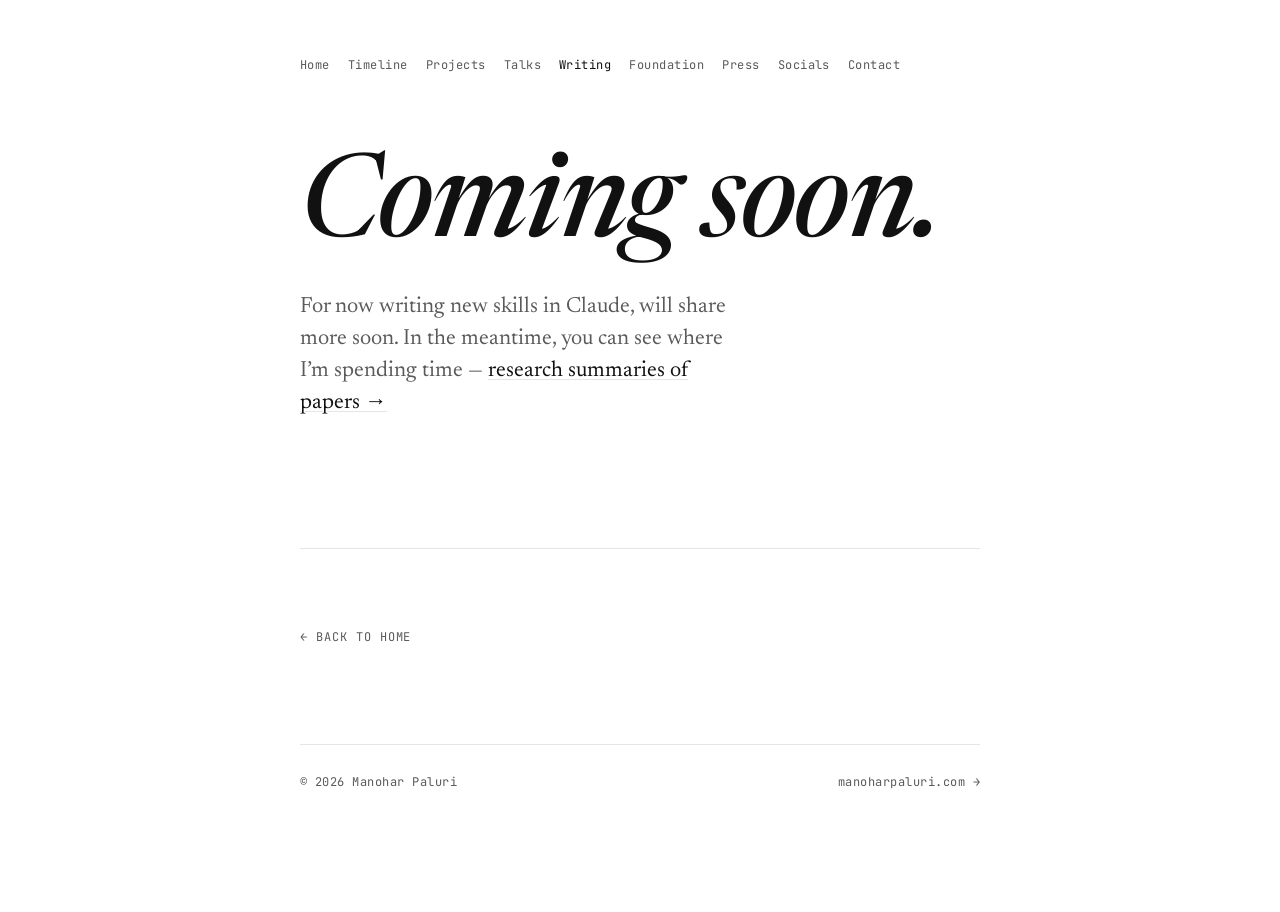
<file: writing/index.html>
<!doctype html>
<html lang="en">
<head>
<meta charset="utf-8" />
<meta name="viewport" content="width=device-width,initial-scale=1" />
<title>Writing — Manohar Paluri</title>
<link rel="preconnect" href="https://fonts.googleapis.com" />
<link rel="preconnect" href="https://fonts.gstatic.com" crossorigin />
<link href="https://fonts.googleapis.com/css2?family=Newsreader:ital,opsz,wght@0,6..72,400;0,6..72,500;0,6..72,600;1,6..72,400&family=Inter:wght@400;500;600&family=JetBrains+Mono:wght@400;500&display=swap" rel="stylesheet" />
<link rel="stylesheet" href="../styles.css?v=2" />
<style>
  .coming-soon {
    padding: 80px 0 64px;
    text-align: left;
  }
  .coming-soon .stamp {
    font-family: var(--font-mono);
    font-size: 12px;
    letter-spacing: 0.14em;
    text-transform: uppercase;
    color: var(--ink-soft);
    margin-bottom: 28px;
  }
  .coming-soon h1 {
    font-family: var(--font-display);
    font-style: italic;
    font-weight: 500;
    font-size: clamp(64px, 9vw, 128px);
    line-height: 0.95;
    margin: 0 0 28px;
    letter-spacing: -0.02em;
  }
  .coming-soon p {
    font-family: var(--font-display);
    font-size: 22px;
    line-height: 1.45;
    color: var(--ink-soft);
    max-width: 36ch;
    margin: 0;
  }
</style>
</head>
<body>

<div class="page">

  <div class="topbar">
    <nav>
      <a href="/">Home</a>
      <a href="/timeline/">Timeline</a>
      <a href="/projects/">Projects</a>
      <a href="/talks/">Talks</a>
      <span aria-current="page">Writing</span>
      <a href="/foundation/">Foundation</a>
      <a href="/#presskit">Press</a>
      <a href="/#socials">Socials</a>
      <a href="/#contact">Contact</a>
    </nav>
  </div>

  <section class="coming-soon measure">
    <h1><em>Coming soon.</em></h1>
    <p>For now writing new skills in Claude, will share more soon. In the meantime, you can see where I&rsquo;m spending time &mdash; <a href="https://github.com/mpaluri/research-paper-summaries" target="_blank" rel="noopener">research summaries of papers &rarr;</a></p>
  </section>

  <hr class="rule" />

  <section class="section measure">
    <a href="/" style="font-family: var(--font-mono); font-size: 12px; letter-spacing: 0.08em; text-transform: uppercase; text-decoration: none; color: var(--ink-soft);">&larr; Back to home</a>
  </section>

  <footer>
    <div>© <span id="year"></span> Manohar Paluri</div>
    <div><a href="/">manoharpaluri.com &rarr;</a></div>
  </footer>

</div>

<!-- TWEAKS -->
<div class="tweaks" id="tweaks">
  <h4>Tweaks</h4>
  <div class="label">Theme</div>
  <div class="row" data-tweak="theme">
    <button data-val="warm">Warm</button>
    <button data-val="paper">Paper</button>
    <button data-val="green">Deep green</button>
  </div>
  <div class="label">Display font</div>
  <div class="row" data-tweak="font">
    <button data-val="serif">Serif</button>
    <button data-val="sans">Sans</button>
    <button data-val="mono">Mono</button>
  </div>
  <div class="label">Accent</div>
  <div class="row" data-tweak="accent">
    <button data-val="green" style="color:#1f4d3a">● green</button>
    <button data-val="rust"  style="color:#a23d1a">● rust</button>
    <button data-val="indigo" style="color:#2a3a8c">● indigo</button>
    <button data-val="ink"  style="color:#111">● ink</button>
  </div>
</div>

<script>
  document.getElementById('year').textContent = new Date().getFullYear();

  const TWEAK_DEFAULTS = /*EDITMODE-BEGIN*/{
    "theme": "paper",
    "font": "serif",
    "accent": "ink"
  }/*EDITMODE-END*/;

  const ACCENTS = {
    green:  { a: "#1f4d3a", soft: "#d7e3dc" },
    rust:   { a: "#a23d1a", soft: "#f1dccf" },
    indigo: { a: "#2a3a8c", soft: "#dde0f0" },
    ink:    { a: "#111111", soft: "#e6e6e6" }
  };
  const ACCENTS_DARK = {
    green:  { a: "#8ad1a7", soft: "#18291f" },
    rust:   { a: "#f0a079", soft: "#2a1a12" },
    indigo: { a: "#a4b0f0", soft: "#161a2e" },
    ink:    { a: "#e8e0cf", soft: "#1a1a1a" }
  };

  const state = { ...TWEAK_DEFAULTS };
  function apply() {
    const html = document.documentElement;
    html.dataset.theme = state.theme;
    html.dataset.font = state.font;
    const palette = state.theme === "green" ? ACCENTS_DARK[state.accent] : ACCENTS[state.accent];
    html.style.setProperty('--accent', palette.a);
    html.style.setProperty('--accent-soft', palette.soft);
    document.querySelectorAll('.tweaks .row').forEach(row => {
      const key = row.dataset.tweak;
      row.querySelectorAll('button').forEach(btn => {
        btn.setAttribute('aria-pressed', String(btn.dataset.val === state[key]));
      });
    });
  }
  document.querySelectorAll('.tweaks .row').forEach(row => {
    const key = row.dataset.tweak;
    row.querySelectorAll('button').forEach(btn => {
      btn.addEventListener('click', () => {
        state[key] = btn.dataset.val;
        apply();
        try { window.parent.postMessage({ type: '__edit_mode_set_keys', edits: { [key]: btn.dataset.val } }, '*'); } catch {}
      });
    });
  });
  apply();
  window.addEventListener('message', (e) => {
    const t = e.data && e.data.type;
    if (t === '__activate_edit_mode') document.getElementById('tweaks').setAttribute('data-open', 'true');
    else if (t === '__deactivate_edit_mode') document.getElementById('tweaks').setAttribute('data-open', 'false');
  });
  try { window.parent.postMessage({ type: '__edit_mode_available' }, '*'); } catch {}
</script>
</body>
</html>
</file>
<file: styles.css>
/* ============================================================
   manoharpaluri.com — shared styles
   Used by index.html and all sub-pages.
   ============================================================ */

:root {
  --paper: #f5f0e6;
  --ink: #1b1a17;
  --ink-soft: #5a564d;
  --rule: #d9d2c2;
  --accent: #1f4d3a;
  --accent-soft: #d7e3dc;
  --chip: #eae3d1;

  --font-display: "Newsreader", Georgia, serif;
  --font-ui: "Inter", system-ui, sans-serif;
  --font-mono: "JetBrains Mono", ui-monospace, monospace;

  --measure: 680px;
  --page-x: clamp(24px, 6vw, 96px);

  --body-size: 18px;
}

html[data-theme="green"] {
  --paper: #0e1a14;
  --ink: #e8e0cf;
  --ink-soft: #9aa89e;
  --rule: #1d2b22;
  --accent: #8ad1a7;
  --accent-soft: #18291f;
  --chip: #17231c;
}

html[data-theme="paper"] {
  --paper: #ffffff;
  --ink: #111111;
  --ink-soft: #5a5a5a;
  --rule: #e5e5e5;
  --accent: #1f4d3a;
  --accent-soft: #e8f0ec;
  --chip: #f1efea;
}

html[data-font="sans"]  { --font-display: "Inter", system-ui, sans-serif; }
html[data-font="mono"]  { --font-display: "JetBrains Mono", ui-monospace, monospace; }

* { box-sizing: border-box; }
html, body { margin: 0; padding: 0; background: var(--paper); color: var(--ink); }
body {
  font-family: var(--font-ui);
  font-size: var(--body-size);
  line-height: 1.55;
  -webkit-font-smoothing: antialiased;
  text-rendering: optimizeLegibility;
  transition: background-color .25s ease, color .25s ease;
}

a { color: var(--ink); text-decoration: underline; text-decoration-thickness: 1px; text-underline-offset: 3px; text-decoration-color: var(--rule); transition: color .15s ease, text-decoration-color .15s ease; }
a:hover { color: var(--accent); text-decoration-color: var(--accent); }
::selection { background: var(--accent); color: var(--paper); }

/* ---- Layout ---- */
.page { max-width: calc(var(--measure) + var(--page-x) * 2); margin: 0 auto; padding: 56px var(--page-x) 120px; }
.section { margin-top: 72px; }
.measure { max-width: var(--measure); }
hr.rule { border: 0; border-top: 1px solid var(--rule); margin: 64px 0 0; }

.section-label {
  font-family: var(--font-mono);
  font-size: 11px;
  letter-spacing: 0.14em;
  text-transform: uppercase;
  color: var(--ink-soft);
  margin: 0 0 18px;
  display: flex; align-items: center; gap: 10px;
}
.section-label::before {
  content: ""; display: inline-block; width: 6px; height: 6px; background: var(--accent); border-radius: 50%;
}

/* ---- Top bar ---- */
.topbar {
  display: flex; justify-content: flex-start; align-items: baseline;
  font-family: var(--font-mono); font-size: 12px; color: var(--ink-soft); letter-spacing: 0.04em;
}
.topbar .mark { color: var(--ink); font-weight: 500; text-decoration: none; }
.topbar .mark:hover { color: var(--accent); }
.topbar nav { display: flex; gap: 18px; }
.topbar nav a, .topbar nav span { text-decoration: none; color: var(--ink-soft); }
.topbar nav a:hover, .topbar nav a[aria-current="page"], .topbar nav span[aria-current="page"] { color: var(--accent); }

/* ---- Hero (home) ---- */
.hero { margin-top: 56px; }
.hero .eyebrow {
  font-family: var(--font-mono);
  font-size: 12px;
  letter-spacing: 0.14em;
  text-transform: uppercase;
  color: var(--accent);
  margin-bottom: 18px;
  display: inline-flex; align-items: center; gap: 10px;
}
.hero h1 {
  font-family: var(--font-display);
  font-weight: 500;
  font-size: clamp(36px, 5.2vw, 68px);
  line-height: 1.05;
  letter-spacing: -0.015em;
  margin: 0 0 20px;
}
.hero h1 em { font-style: italic; color: var(--accent); font-weight: 500; }
.hero .kicker {
  font-family: var(--font-display);
  font-style: italic;
  color: var(--ink-soft);
  font-size: clamp(18px, 1.6vw, 22px);
  margin: 0 0 28px;
  max-width: 560px;
}
.hero p { max-width: 620px; margin: 0 0 14px; }

.hero-grid { display: grid; grid-template-columns: 1fr 300px; gap: 48px; align-items: start; }
.hero-grid .hero-copy { grid-column: 1 / 2; grid-row: 1; order: 1; }
.hero-grid .portrait-col { grid-column: 2 / 3; grid-row: 1; order: 2; display: flex; flex-direction: column; gap: 18px; }
.hero-grid .portrait { aspect-ratio: 4/5; width: 100%; border-radius: 2px; overflow: hidden; }
.hero-grid .portrait img { width: 100%; height: 100%; object-fit: cover; display: block; }
.hero-grid .portrait-caption {
  font-family: var(--font-display);
  font-style: italic;
  font-size: 18px;
  line-height: 1.4;
  color: var(--ink);
  margin: 0;
}
.hero-grid .portrait-caption strong { font-style: normal; font-weight: 600; color: var(--accent); }
@media (max-width: 760px) {
  .hero-grid { grid-template-columns: 1fr; }
  .hero-grid .portrait-col { grid-column: 1; grid-row: 1; max-width: 260px; width: 60%; }
  .hero-grid .hero-copy { grid-column: 1; grid-row: 2; }
}

/* ---- Sub-page hero (smaller, single-column) ---- */
.subhero { margin-top: 40px; }
.subhero h1 {
  font-family: var(--font-display);
  font-weight: 500;
  font-size: clamp(32px, 4.2vw, 52px);
  line-height: 1.05;
  letter-spacing: -0.015em;
  margin: 0 0 14px;
}
.subhero h1 em { font-style: italic; color: var(--accent); font-weight: 500; }
.subhero p.lede {
  font-family: var(--font-display);
  font-style: italic;
  color: var(--ink-soft);
  font-size: clamp(18px, 1.6vw, 22px);
  margin: 0 0 0;
  max-width: 620px;
}

/* ---- Meta row / chips ---- */
.meta-row { display: flex; flex-wrap: wrap; gap: 8px; margin-top: 24px; font-family: var(--font-mono); font-size: 12px; }
.chip {
  padding: 6px 10px;
  background: var(--chip);
  color: var(--ink);
  border-radius: 999px;
  text-decoration: none;
  letter-spacing: 0.02em;
  border: 1px solid transparent;
}
.chip:hover { border-color: var(--accent); color: var(--accent); }
.chip .dot { display: inline-block; width: 6px; height: 6px; background: var(--accent); border-radius: 50%; margin-right: 6px; vertical-align: 1px; }

/* ---- Lists ---- */
ul.clean, ol.clean { padding-left: 0; list-style: none; margin: 0; }
ul.clean li, ol.clean li { padding: 14px 0; border-top: 1px solid var(--rule); display: grid; grid-template-columns: 96px 1fr auto; gap: 20px; align-items: baseline; }
ul.clean li:last-child, ol.clean li:last-child { border-bottom: 1px solid var(--rule); }
ul.clean li .when, ol.clean li .when { font-family: var(--font-mono); font-size: 12px; color: var(--ink-soft); letter-spacing: 0.04em; }
ul.clean li .what, ol.clean li .what { color: var(--ink); }
ul.clean li .what .sub, ol.clean li .what .sub { display: block; color: var(--ink-soft); font-size: 15px; margin-top: 2px; }
ul.clean li .where, ol.clean li .where { font-family: var(--font-mono); font-size: 12px; color: var(--ink-soft); text-align: right; }
@media (max-width: 680px) {
  ul.clean li, ol.clean li { grid-template-columns: 1fr; gap: 4px; }
  ul.clean li .where, ol.clean li .where { text-align: left; }
}

/* ---- Bullet list ---- */
ul.bullets { padding-left: 0; list-style: none; margin: 0; }
ul.bullets li { padding: 10px 0 10px 20px; position: relative; }
ul.bullets li::before {
  content: ""; position: absolute; left: 0; top: 22px;
  width: 8px; height: 1px; background: var(--ink-soft);
}

/* ---- Link tiles (home page hub) ---- */
.tiles { display: grid; grid-template-columns: repeat(2, 1fr); gap: 12px; }
.tile {
  display: block;
  padding: 22px 22px 20px;
  border: 1px solid var(--rule);
  border-radius: 2px;
  text-decoration: none;
  color: var(--ink);
  background: var(--paper);
  transition: border-color .15s ease, background .15s ease;
}
.tile:hover { border-color: var(--accent); background: color-mix(in oklab, var(--accent-soft) 35%, var(--paper)); }
.tile .tile-label {
  font-family: var(--font-mono); font-size: 11px; letter-spacing: 0.14em; text-transform: uppercase; color: var(--accent);
  display: flex; justify-content: space-between; align-items: center;
}
.tile .tile-label .arrow { font-family: var(--font-ui); }
.tile .tile-title { font-family: var(--font-display); font-size: 24px; font-weight: 500; margin: 10px 0 6px; line-height: 1.15; }
.tile .tile-sub { color: var(--ink-soft); font-size: 15px; margin: 0; }
@media (max-width: 560px) { .tiles { grid-template-columns: 1fr; } }

/* ---- Travel grid ---- */
.travel-grid { display: grid; grid-template-columns: repeat(3, 1fr); gap: 10px; }
.travel-grid .photo { aspect-ratio: 1/1; overflow: hidden; border-radius: 2px; }
.photo-placeholder {
  width: 100%; height: 100%;
  background: repeating-linear-gradient(45deg, var(--chip) 0 8px, var(--paper) 8px 16px);
  display: flex; align-items: center; justify-content: center;
  font-family: var(--font-mono); font-size: 10px; color: var(--ink-soft); letter-spacing: 0.08em;
  text-align: center; padding: 8px;
}
@media (max-width: 560px) { .travel-grid { grid-template-columns: repeat(2, 1fr); } }

/* ---- Portrait placeholder ---- */
.portrait-placeholder {
  width: 100%; height: 100%;
  background:
    repeating-linear-gradient(
      135deg,
      color-mix(in oklab, var(--accent) 16%, var(--paper)) 0 12px,
      color-mix(in oklab, var(--accent) 8%, var(--paper)) 12px 24px
    );
  display: flex; align-items: flex-end; justify-content: flex-start;
  padding: 12px;
  font-family: var(--font-mono); font-size: 11px; color: var(--ink-soft);
  letter-spacing: 0.08em; text-transform: uppercase;
}

/* ---- Press kit ---- */
.press-kit { display: grid; grid-template-columns: 1fr; gap: 36px; }
.press-headshots { display: grid; grid-template-columns: repeat(3, 1fr); gap: 16px; }
.press-headshot {
  position: relative; display: block; overflow: hidden; border-radius: 2px;
  aspect-ratio: 3/2; background: var(--rule);
  text-decoration: none;
}
.press-headshot img { width: 100%; height: 100%; object-fit: cover; display: block; transition: transform .4s ease; }
.press-headshot:hover img { transform: scale(1.03); }
.press-dl {
  position: absolute; left: 10px; bottom: 10px;
  font-family: var(--font-mono); font-size: 11px; letter-spacing: 0.06em; text-transform: uppercase;
  color: #fff; background: rgba(0,0,0,0.55); padding: 5px 9px; border-radius: 2px;
  opacity: 0; transition: opacity .2s ease;
}
.press-headshot:hover .press-dl, .press-headshot:focus-visible .press-dl { opacity: 1; }
.press-bios { max-width: 68ch; }
.press-kicker { font-family: var(--font-display); font-style: italic; font-size: 20px; margin: 0 0 10px; }
.press-note { color: var(--ink-soft); margin: 0 0 24px; }
.bio-block { padding: 18px 0; border-top: 1px solid var(--rule); }
.bio-head { display: flex; justify-content: space-between; align-items: baseline; gap: 20px; margin-bottom: 8px; }
.bio-head h4 { font-family: var(--font-display); font-size: 22px; color: var(--ink); margin: 0; font-weight: 500; }
.bio-head h4 a { color: var(--ink); text-decoration: none; }
.bio-head h4 a:hover { color: var(--accent); }
.bio-dl { font-family: var(--font-mono); font-size: 11px; letter-spacing: 0.06em; text-transform: uppercase; color: var(--accent); text-decoration: none; white-space: nowrap; }
.bio-dl:hover { text-decoration: underline; }
.bio-block p { margin: 0 0 10px; }
.press-contact { margin-top: 18px; padding-top: 18px; border-top: 1px solid var(--rule); color: var(--ink-soft); font-family: var(--font-mono); font-size: 13px; }
.press-links { display: flex; flex-wrap: wrap; align-items: baseline; gap: 14px 36px; padding: 22px 0; border-top: 1px solid var(--rule); border-bottom: 1px solid var(--rule); margin: 22px 0; }
.press-links .bio-dl { position: relative; text-decoration: none; }
.press-links .bio-dl:hover { text-decoration: underline; text-underline-offset: 4px; }
.press-links .bio-dl + .bio-dl::before {
  content: ","; position: absolute; left: -20px; color: var(--ink-soft);
  font-family: var(--font-display); font-size: 16px;
}
@media (max-width: 760px) {
  .press-headshots { grid-template-columns: 1fr; }
  .bio-head { flex-direction: column; align-items: flex-start; gap: 4px; }
}

/* ---- Footer ---- */
footer { margin-top: 96px; padding-top: 28px; border-top: 1px solid var(--rule); display: flex; flex-wrap: wrap; gap: 12px; justify-content: space-between; font-family: var(--font-mono); font-size: 12px; color: var(--ink-soft); letter-spacing: 0.04em; }
footer a { color: var(--ink-soft); text-decoration: none; }
footer a:hover { color: var(--accent); }
.footer-social { display: flex; gap: 18px; }
.footer-social a:hover { text-decoration: underline; text-underline-offset: 3px; }

/* ---- Placeholder notes ---- */
.placeholder-note {
  display: inline-block; font-family: var(--font-mono); font-size: 11px;
  background: transparent; color: var(--ink-soft);
  border: 1px dashed var(--rule); padding: 2px 6px; border-radius: 2px;
  letter-spacing: 0.04em; margin-left: 4px;
}

/* ---- Tweaks panel ---- */
.tweaks {
  position: fixed; right: 20px; bottom: 20px; width: 280px;
  background: var(--paper); border: 1px solid var(--rule);
  padding: 16px; border-radius: 4px;
  font-family: var(--font-ui); font-size: 13px;
  box-shadow: 0 10px 40px rgba(0,0,0,.08), 0 2px 6px rgba(0,0,0,.04);
  display: none; z-index: 50;
}
.tweaks[data-open="true"] { display: block; }
.tweaks h4 { margin: 0 0 10px; font-family: var(--font-mono); font-size: 11px; letter-spacing: 0.14em; text-transform: uppercase; color: var(--ink-soft); }
.tweaks .row { display: flex; gap: 6px; margin-bottom: 10px; flex-wrap: wrap; }
.tweaks button {
  border: 1px solid var(--rule); background: transparent; color: var(--ink);
  padding: 6px 10px; border-radius: 2px; font-family: var(--font-mono); font-size: 11px; cursor: pointer;
  letter-spacing: 0.04em;
}
.tweaks button[aria-pressed="true"] { border-color: var(--accent); color: var(--accent); }
.tweaks button:hover { border-color: var(--accent); }
.tweaks .label { font-family: var(--font-mono); font-size: 10px; letter-spacing: 0.12em; text-transform: uppercase; color: var(--ink-soft); margin-bottom: 6px; }

/* ---- Foundation callout (home) ---- */
.foundation-callout {
  border: 1px solid var(--rule);
  border-left: 3px solid var(--accent);
  padding: 22px 24px;
  border-radius: 2px;
  background: color-mix(in oklab, var(--accent-soft) 30%, var(--paper));
}
.foundation-callout h3 { font-family: var(--font-display); font-size: 24px; font-weight: 500; margin: 0 0 8px; line-height: 1.2; }
.foundation-callout p { margin: 0 0 10px; color: var(--ink-soft); font-size: 16px; }
.foundation-callout a.learn { color: var(--accent); font-family: var(--font-mono); font-size: 12px; letter-spacing: 0.08em; text-transform: uppercase; text-decoration: none; }
.foundation-callout a.learn:hover { text-decoration: underline; }
</file>
